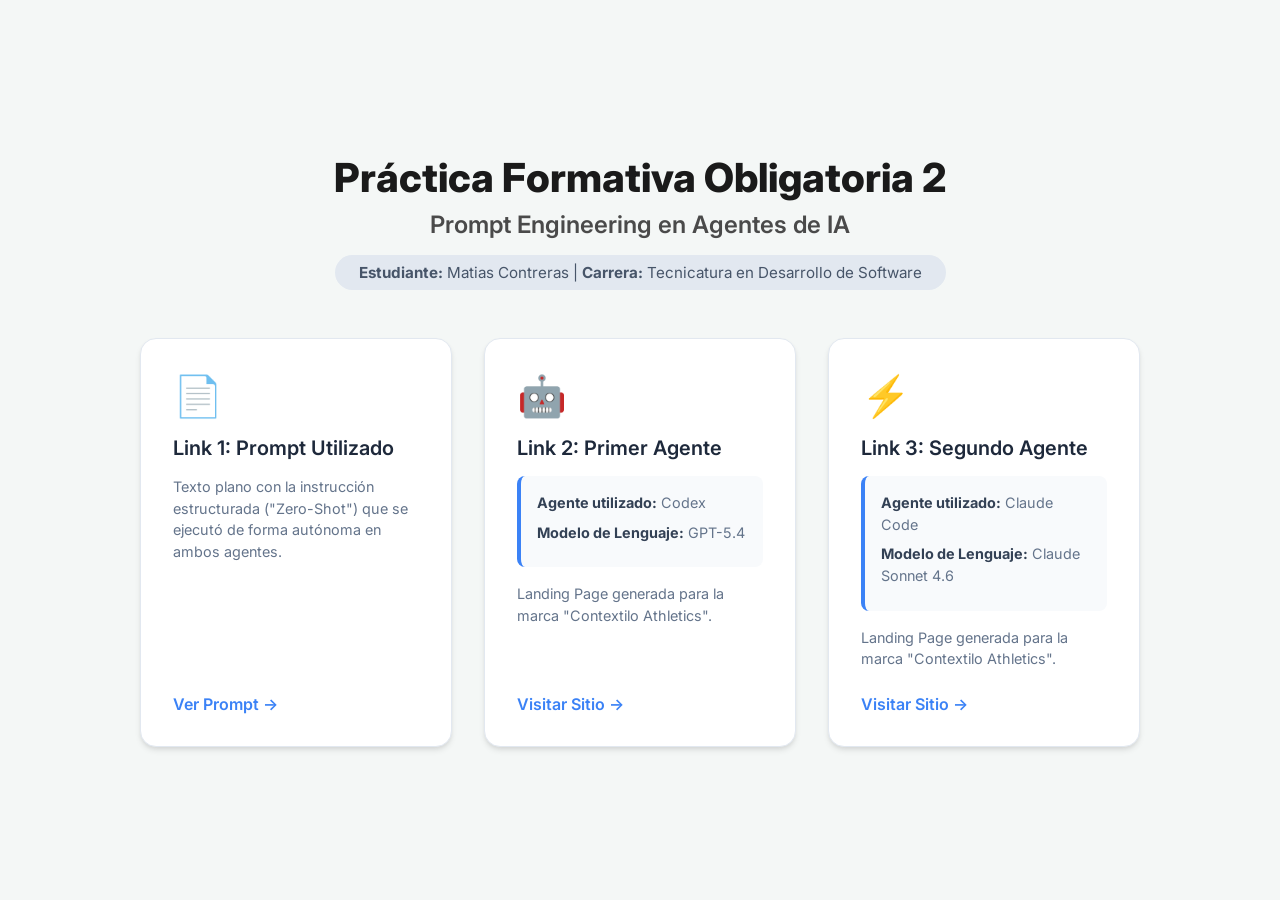
<file: index.html>
<!DOCTYPE html>
<html lang="es">

<head>
    <meta charset="UTF-8">
    <meta name="viewport" content="width=device-width, initial-scale=1.0">
    <title>PFO 2 - Prompt Engineering en Agentes de IA</title>
    <link rel="stylesheet" href="styles.css">
    <link href="https://fonts.googleapis.com/css2?family=Inter:wght@400;600;800&display=swap" rel="stylesheet">
</head>

<body>
    <main class="container">
        <header class="header">
            <h1>Práctica Formativa Obligatoria 2</h1>
            <h2>Prompt Engineering en Agentes de IA</h2>
            <p class="student-info">
                <strong>Estudiante:</strong> Matias Contreras | <strong>Carrera:</strong> Tecnicatura en
                Desarrollo de Software
            </p>
        </header>

        <section class="links-grid">
            <a href="prompt.txt" target="_blank" class="card">
                <div class="card-icon">📄</div>
                <h3>Link 1: Prompt Utilizado</h3>
                <p>Texto plano con la instrucción estructurada ("Zero-Shot") que se ejecutó de forma autónoma en ambos
                    agentes.</p>
                <span class="btn-text">Ver Prompt &rarr;</span>
            </a>

            <a href="agente1/index.html" target="_blank" class="card">
                <div class="card-icon">🤖</div>
                <h3>Link 2: Primer Agente</h3>
                <div class="agent-details">
                    <p><strong>Agente utilizado:</strong> Codex</p>
                    <p><strong>Modelo de Lenguaje:</strong> GPT-5.4 </p>
                </div>
                <p class="desc">Landing Page generada para la marca "Contextilo Athletics".</p>
                <span class="btn-text">Visitar Sitio &rarr;</span>
            </a>

            <a href="agente2/index.html" target="_blank" class="card">
                <div class="card-icon">⚡</div>
                <h3>Link 3: Segundo Agente</h3>
                <div class="agent-details">
                    <p><strong>Agente utilizado:</strong> Claude Code</p>
                    <p><strong>Modelo de Lenguaje:</strong> Claude Sonnet 4.6 </p>
                </div>
                <p class="desc">Landing Page generada para la marca "Contextilo Athletics".</p>
                <span class="btn-text">Visitar Sitio &rarr;</span>
            </a>
        </section>
    </main>
</body>

</html>
</file>
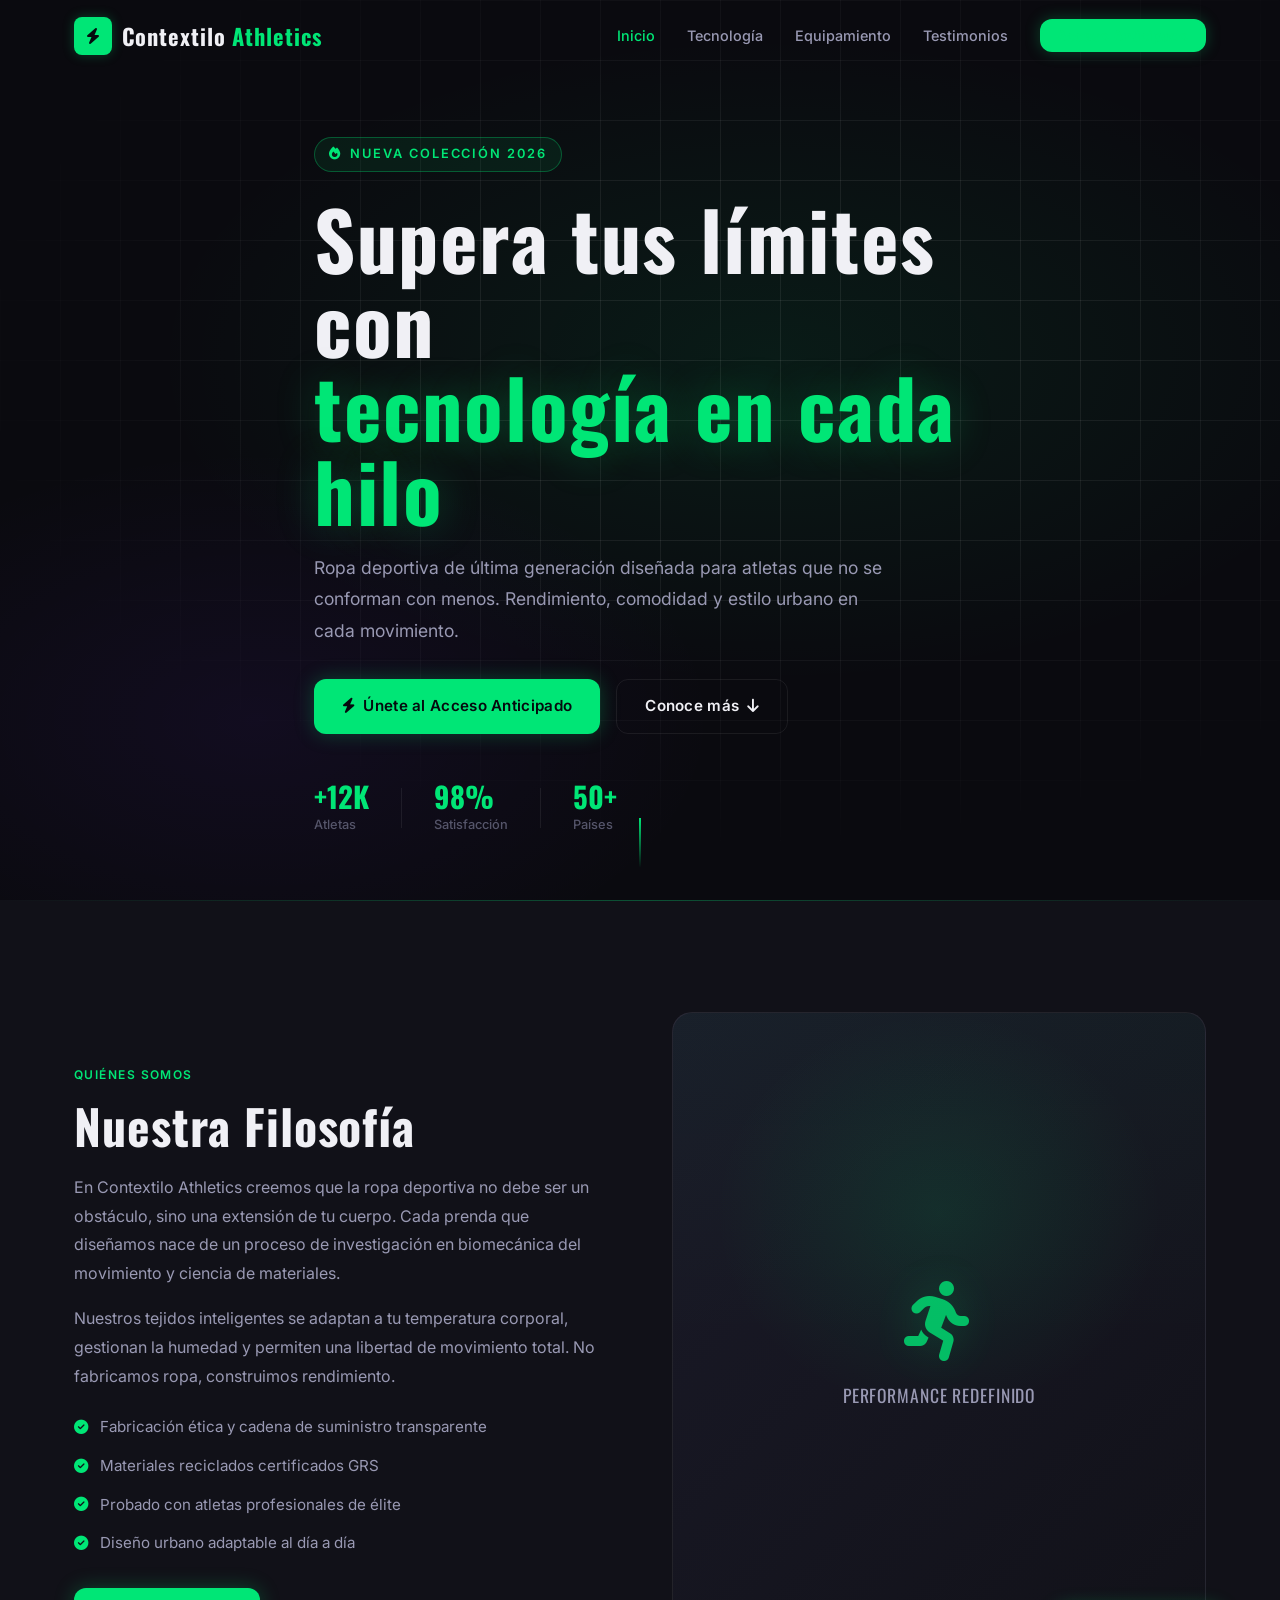
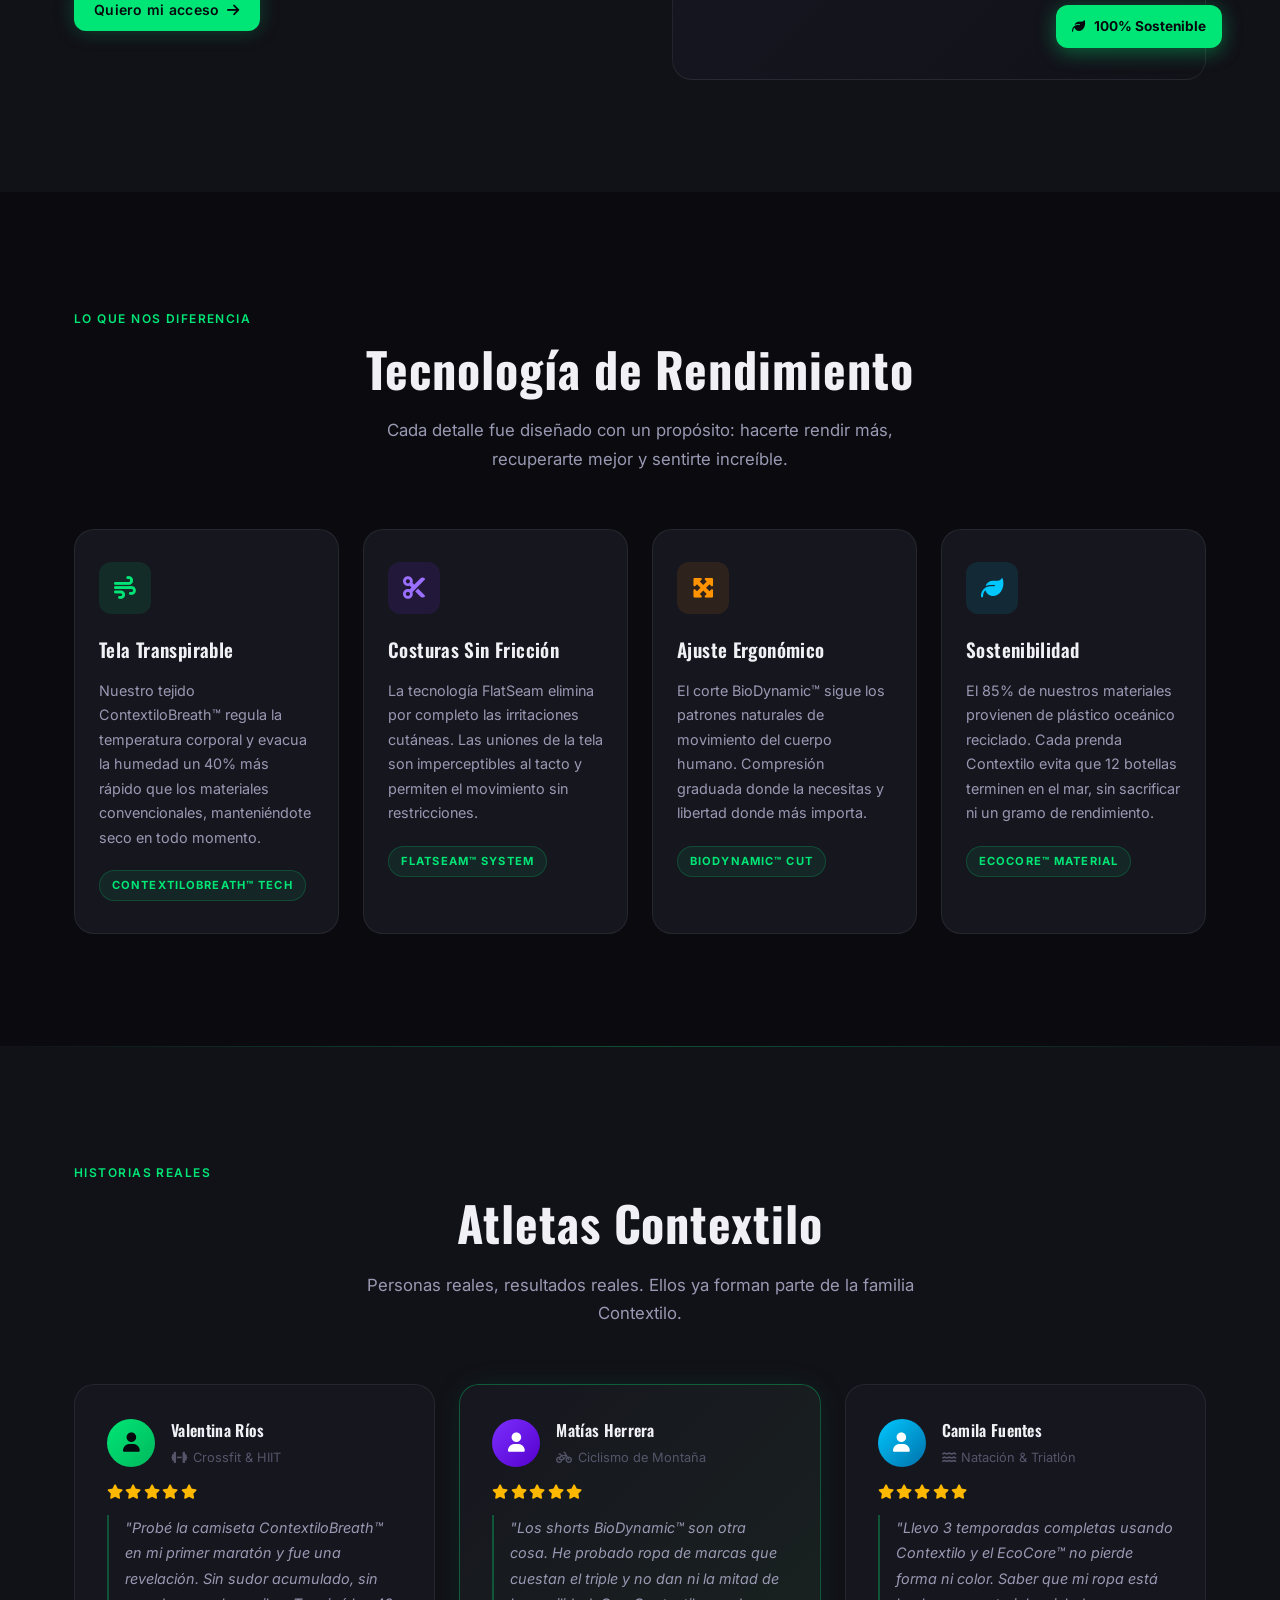
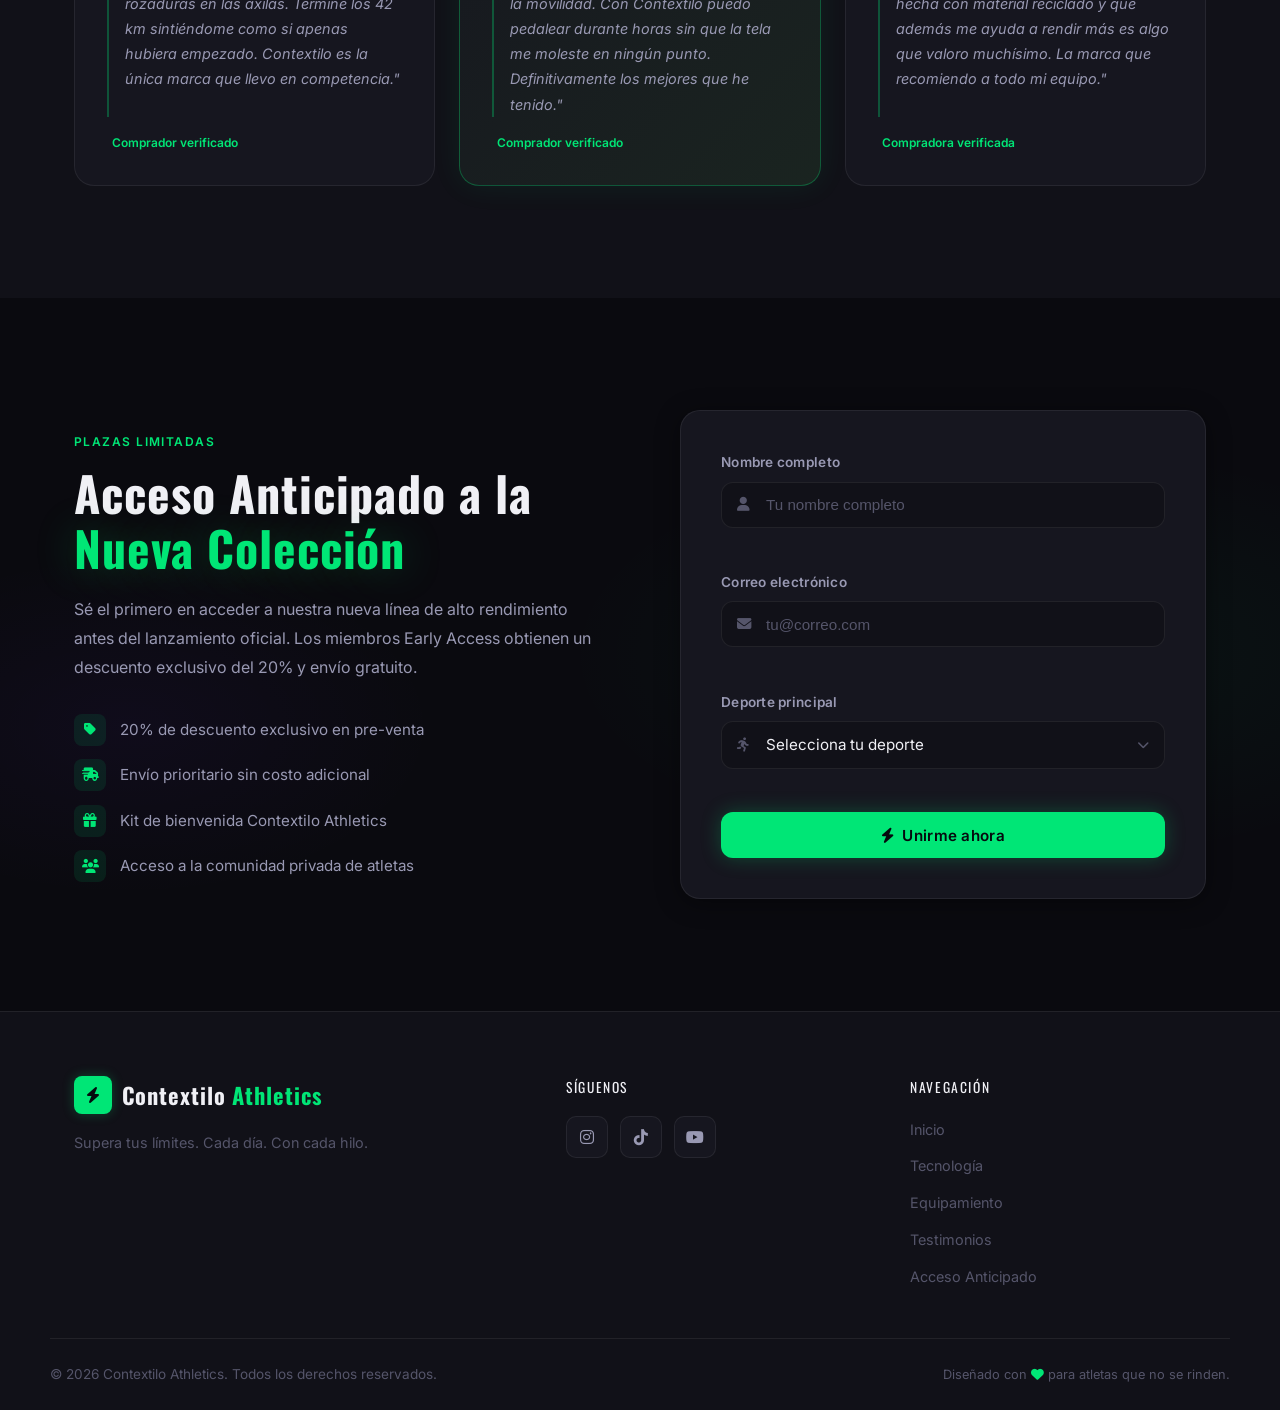
<file: agente1/index.html>
<!DOCTYPE html>
<html lang="es">
<head>
  <meta charset="UTF-8" />
  <meta name="viewport" content="width=device-width, initial-scale=1.0" />
  <meta name="description" content="Contextilo Athletics – Ropa deportiva de alto rendimiento con tecnología de punta. Únete al acceso anticipado de nuestra nueva colección." />
  <title>Contextilo Athletics | Tecnología en Cada Hilo</title>
  <link rel="preconnect" href="https://fonts.googleapis.com" />
  <link rel="preconnect" href="https://fonts.gstatic.com" crossorigin />
  <link href="https://fonts.googleapis.com/css2?family=Oswald:wght@400;600;700&family=Inter:wght@300;400;500;600&display=swap" rel="stylesheet" />
  <link rel="stylesheet" href="https://cdnjs.cloudflare.com/ajax/libs/font-awesome/6.5.0/css/all.min.css" />
  <link rel="stylesheet" href="styles.css" />
</head>
<body>

  <!-- ===== HEADER ===== -->
  <header id="header" class="header">
    <nav class="nav container">
      <a href="#inicio" class="nav__logo" id="logo-link">
        <span class="logo__icon"><i class="fas fa-bolt"></i></span>
        <span class="logo__text">Contextilo <strong>Athletics</strong></span>
      </a>

      <ul class="nav__menu" id="nav-menu">
        <li><a href="#inicio" class="nav__link" id="nav-inicio">Inicio</a></li>
        <li><a href="#tecnologia" class="nav__link" id="nav-tecnologia">Tecnología</a></li>
        <li><a href="#equipamiento" class="nav__link" id="nav-equipamiento">Equipamiento</a></li>
        <li><a href="#testimonios" class="nav__link" id="nav-testimonios">Testimonios</a></li>
        <li><a href="#contacto" class="nav__link nav__link--cta" id="nav-contacto">Acceso Anticipado</a></li>
      </ul>

      <button class="nav__hamburger" id="hamburger-btn" aria-label="Abrir menú" aria-expanded="false" aria-controls="nav-menu">
        <span class="hamburger__bar"></span>
        <span class="hamburger__bar"></span>
        <span class="hamburger__bar"></span>
      </button>
    </nav>
  </header>

  <!-- ===== HERO ===== -->
  <section class="hero" id="inicio">
    <div class="hero__bg">
      <div class="hero__geo"></div>
    </div>
    <div class="hero__content container">
      <p class="hero__eyebrow"><i class="fas fa-fire"></i> Nueva Colección 2026</p>
      <h1 class="hero__title">Supera tus límites con<br /><span class="hero__title--accent">tecnología en cada hilo</span></h1>
      <p class="hero__subtitle">Ropa deportiva de última generación diseñada para atletas que no se conforman con menos. Rendimiento, comodidad y estilo urbano en cada movimiento.</p>
      <div class="hero__actions">
        <a href="#contacto" class="btn btn--primary" id="hero-cta-btn">
          <i class="fas fa-bolt"></i> Únete al Acceso Anticipado
        </a>
        <a href="#tecnologia" class="btn btn--ghost" id="hero-learn-btn">
          Conoce más <i class="fas fa-arrow-down"></i>
        </a>
      </div>
      <div class="hero__stats">
        <div class="stat">
          <span class="stat__number">+12K</span>
          <span class="stat__label">Atletas</span>
        </div>
        <div class="stat__divider"></div>
        <div class="stat">
          <span class="stat__number">98%</span>
          <span class="stat__label">Satisfacción</span>
        </div>
        <div class="stat__divider"></div>
        <div class="stat">
          <span class="stat__number">50+</span>
          <span class="stat__label">Países</span>
        </div>
      </div>
    </div>
    <div class="hero__scroll-indicator">
      <span></span>
    </div>
  </section>

  <!-- ===== SOBRE NOSOTROS ===== -->
  <section class="about" id="equipamiento">
    <div class="container about__grid">
      <div class="about__text" data-animate="fade-left">
        <p class="section__eyebrow">Quiénes somos</p>
        <h2 class="section__title">Nuestra Filosofía</h2>
        <p class="about__desc">En Contextilo Athletics creemos que la ropa deportiva no debe ser un obstáculo, sino una extensión de tu cuerpo. Cada prenda que diseñamos nace de un proceso de investigación en biomecánica del movimiento y ciencia de materiales.</p>
        <p class="about__desc">Nuestros tejidos inteligentes se adaptan a tu temperatura corporal, gestionan la humedad y permiten una libertad de movimiento total. No fabricamos ropa, construimos rendimiento.</p>
        <ul class="about__list">
          <li><i class="fas fa-check-circle"></i> Fabricación ética y cadena de suministro transparente</li>
          <li><i class="fas fa-check-circle"></i> Materiales reciclados certificados GRS</li>
          <li><i class="fas fa-check-circle"></i> Probado con atletas profesionales de élite</li>
          <li><i class="fas fa-check-circle"></i> Diseño urbano adaptable al día a día</li>
        </ul>
        <a href="#contacto" class="btn btn--primary btn--sm" id="about-cta-btn">Quiero mi acceso <i class="fas fa-arrow-right"></i></a>
      </div>
      <div class="about__visual" data-animate="fade-right">
        <div class="about__image-wrapper">
          <div class="about__badge">
            <i class="fas fa-leaf"></i>
            <span>100% Sostenible</span>
          </div>
          <div class="about__img-placeholder">
            <div class="about__img-inner">
              <i class="fas fa-person-running"></i>
              <p>Performance Redefinido</p>
            </div>
          </div>
        </div>
      </div>
    </div>
  </section>

  <!-- ===== CARACTERÍSTICAS / TECNOLOGÍA ===== -->
  <section class="features" id="tecnologia">
    <div class="container">
      <p class="section__eyebrow text-center">Lo que nos diferencia</p>
      <h2 class="section__title text-center">Tecnología de Rendimiento</h2>
      <p class="features__subtitle text-center">Cada detalle fue diseñado con un propósito: hacerte rendir más, recuperarte mejor y sentirte increíble.</p>

      <div class="features__grid">
        <article class="feature-card" id="feature-transpirable" data-animate="fade-up">
          <div class="feature-card__icon feature-card__icon--1">
            <i class="fas fa-wind"></i>
          </div>
          <h3 class="feature-card__title">Tela Transpirable</h3>
          <p class="feature-card__desc">Nuestro tejido ContextiloBreath™ regula la temperatura corporal y evacua la humedad un 40% más rápido que los materiales convencionales, manteniéndote seco en todo momento.</p>
          <span class="feature-card__tag">ContextiloBreath™ Tech</span>
        </article>

        <article class="feature-card" id="feature-costuras" data-animate="fade-up" style="--delay: 0.1s">
          <div class="feature-card__icon feature-card__icon--2">
            <i class="fas fa-scissors"></i>
          </div>
          <h3 class="feature-card__title">Costuras Sin Fricción</h3>
          <p class="feature-card__desc">La tecnología FlatSeam elimina por completo las irritaciones cutáneas. Las uniones de la tela son imperceptibles al tacto y permiten el movimiento sin restricciones.</p>
          <span class="feature-card__tag">FlatSeam™ System</span>
        </article>

        <article class="feature-card" id="feature-ajuste" data-animate="fade-up" style="--delay: 0.2s">
          <div class="feature-card__icon feature-card__icon--3">
            <i class="fas fa-expand-arrows-alt"></i>
          </div>
          <h3 class="feature-card__title">Ajuste Ergonómico</h3>
          <p class="feature-card__desc">El corte BioDynamic™ sigue los patrones naturales de movimiento del cuerpo humano. Compresión graduada donde la necesitas y libertad donde más importa.</p>
          <span class="feature-card__tag">BioDynamic™ Cut</span>
        </article>

        <article class="feature-card" id="feature-sostenibilidad" data-animate="fade-up" style="--delay: 0.3s">
          <div class="feature-card__icon feature-card__icon--4">
            <i class="fas fa-leaf"></i>
          </div>
          <h3 class="feature-card__title">Sostenibilidad</h3>
          <p class="feature-card__desc">El 85% de nuestros materiales provienen de plástico oceánico reciclado. Cada prenda Contextilo evita que 12 botellas terminen en el mar, sin sacrificar ni un gramo de rendimiento.</p>
          <span class="feature-card__tag">EcoCore™ Material</span>
        </article>
      </div>
    </div>
  </section>

  <!-- ===== TESTIMONIOS ===== -->
  <section class="testimonials" id="testimonios">
    <div class="container">
      <p class="section__eyebrow text-center">Historias reales</p>
      <h2 class="section__title text-center">Atletas Contextilo</h2>
      <p class="features__subtitle text-center">Personas reales, resultados reales. Ellos ya forman parte de la familia Contextilo.</p>

      <div class="testimonials__grid">
        <article class="testimonial-card" id="testimonial-1" data-animate="fade-up">
          <div class="testimonial-card__header">
            <div class="testimonial-card__avatar avatar--1">
              <i class="fas fa-user"></i>
            </div>
            <div class="testimonial-card__info">
              <h4>Valentina Ríos</h4>
              <span class="testimonial-card__sport"><i class="fas fa-dumbbell"></i> Crossfit & HIIT</span>
            </div>
          </div>
          <div class="testimonial-card__stars" aria-label="5 estrellas">
            <i class="fas fa-star"></i><i class="fas fa-star"></i><i class="fas fa-star"></i><i class="fas fa-star"></i><i class="fas fa-star"></i>
          </div>
          <blockquote class="testimonial-card__text">
            "Probé la camiseta ContextiloBreath™ en mi primer maratón y fue una revelación. Sin sudor acumulado, sin rozaduras en las axilas. Terminé los 42 km sintiéndome como si apenas hubiera empezado. Contextilo es la única marca que llevo en competencia."
          </blockquote>
          <span class="testimonial-card__verified"><i class="fas fa-badge-check"></i> Comprador verificado</span>
        </article>

        <article class="testimonial-card testimonial-card--featured" id="testimonial-2" data-animate="fade-up" style="--delay: 0.15s">
          <div class="testimonial-card__header">
            <div class="testimonial-card__avatar avatar--2">
              <i class="fas fa-user"></i>
            </div>
            <div class="testimonial-card__info">
              <h4>Matías Herrera</h4>
              <span class="testimonial-card__sport"><i class="fas fa-bicycle"></i> Ciclismo de Montaña</span>
            </div>
          </div>
          <div class="testimonial-card__stars" aria-label="5 estrellas">
            <i class="fas fa-star"></i><i class="fas fa-star"></i><i class="fas fa-star"></i><i class="fas fa-star"></i><i class="fas fa-star"></i>
          </div>
          <blockquote class="testimonial-card__text">
            "Los shorts BioDynamic™ son otra cosa. He probado ropa de marcas que cuestan el triple y no dan ni la mitad de la movilidad. Con Contextilo puedo pedalear durante horas sin que la tela me moleste en ningún punto. Definitivamente los mejores que he tenido."
          </blockquote>
          <span class="testimonial-card__verified"><i class="fas fa-badge-check"></i> Comprador verificado</span>
        </article>

        <article class="testimonial-card" id="testimonial-3" data-animate="fade-up" style="--delay: 0.3s">
          <div class="testimonial-card__header">
            <div class="testimonial-card__avatar avatar--3">
              <i class="fas fa-user"></i>
            </div>
            <div class="testimonial-card__info">
              <h4>Camila Fuentes</h4>
              <span class="testimonial-card__sport"><i class="fas fa-water"></i> Natación & Triatlón</span>
            </div>
          </div>
          <div class="testimonial-card__stars" aria-label="5 estrellas">
            <i class="fas fa-star"></i><i class="fas fa-star"></i><i class="fas fa-star"></i><i class="fas fa-star"></i><i class="fas fa-star"></i>
          </div>
          <blockquote class="testimonial-card__text">
            "Llevo 3 temporadas completas usando Contextilo y el EcoCore™ no pierde forma ni color. Saber que mi ropa está hecha con material reciclado y que además me ayuda a rendir más es algo que valoro muchísimo. La marca que recomiendo a todo mi equipo."
          </blockquote>
          <span class="testimonial-card__verified"><i class="fas fa-badge-check"></i> Compradora verificada</span>
        </article>
      </div>
    </div>
  </section>

  <!-- ===== FORMULARIO ===== -->
  <section class="contact" id="contacto">
    <div class="container contact__inner">
      <div class="contact__copy" data-animate="fade-left">
        <p class="section__eyebrow">Plazas limitadas</p>
        <h2 class="section__title">Acceso Anticipado a la<br /><span class="hero__title--accent">Nueva Colección</span></h2>
        <p class="contact__desc">Sé el primero en acceder a nuestra nueva línea de alto rendimiento antes del lanzamiento oficial. Los miembros Early Access obtienen un descuento exclusivo del 20% y envío gratuito.</p>
        <ul class="contact__perks">
          <li><i class="fas fa-tag"></i> 20% de descuento exclusivo en pre-venta</li>
          <li><i class="fas fa-truck-fast"></i> Envío prioritario sin costo adicional</li>
          <li><i class="fas fa-gift"></i> Kit de bienvenida Contextilo Athletics</li>
          <li><i class="fas fa-users"></i> Acceso a la comunidad privada de atletas</li>
        </ul>
      </div>

      <div class="contact__form-wrapper" data-animate="fade-right">
        <form class="contact__form" id="early-access-form" novalidate>
          <div class="form-group">
            <label for="name">Nombre completo</label>
            <div class="input-wrapper">
              <i class="fas fa-user input-icon"></i>
              <input type="text" id="name" name="name" required aria-describedby="name-error" placeholder="Tu nombre completo" autocomplete="name" />
            </div>
            <span class="form-error" id="name-error" role="alert"></span>
          </div>

          <div class="form-group">
            <label for="email">Correo electrónico</label>
            <div class="input-wrapper">
              <i class="fas fa-envelope input-icon"></i>
              <input type="email" id="email" name="email" required aria-describedby="email-error" placeholder="tu@correo.com" autocomplete="email" />
            </div>
            <span class="form-error" id="email-error" role="alert"></span>
          </div>

          <div class="form-group">
            <label for="sport">Deporte principal</label>
            <div class="input-wrapper select-wrapper">
              <i class="fas fa-running input-icon"></i>
              <select id="sport" name="sport" required aria-describedby="sport-error">
                <option value="">Selecciona tu deporte</option>
                <option value="running">Running / Maratón</option>
                <option value="crossfit">Crossfit / HIIT</option>
                <option value="ciclismo">Ciclismo</option>
                <option value="natacion">Natación / Triatlón</option>
                <option value="futbol">Fútbol / Deportes de equipo</option>
                <option value="yoga">Yoga / Pilates</option>
                <option value="gym">Gym / Musculación</option>
                <option value="otro">Otro deporte</option>
              </select>
              <i class="fas fa-chevron-down select-arrow"></i>
            </div>
            <span class="form-error" id="sport-error" role="alert"></span>
          </div>

          <button type="submit" class="btn btn--primary btn--full" id="form-submit-btn">
            <i class="fas fa-bolt"></i> Unirme ahora
          </button>
        </form>

        <div class="contact__success" id="success-message" tabindex="-1" role="alert" aria-live="polite">
          <div class="success__icon"><i class="fas fa-circle-check"></i></div>
          <h3>¡Bienvenido al equipo Contextilo!</h3>
          <p>Tu solicitud de acceso anticipado fue registrada. Te contactaremos pronto con todos los detalles exclusivos.</p>
          <a href="#tecnologia" class="btn btn--ghost btn--sm">Conoce más <i class="fas fa-arrow-right"></i></a>
        </div>
      </div>
    </div>
  </section>

  <!-- ===== FOOTER ===== -->
  <footer class="footer">
    <div class="container footer__inner">
      <div class="footer__brand">
        <a href="#inicio" class="nav__logo footer__logo">
          <span class="logo__icon"><i class="fas fa-bolt"></i></span>
          <span class="logo__text">Contextilo <strong>Athletics</strong></span>
        </a>
        <p class="footer__tagline">Supera tus límites. Cada día. Con cada hilo.</p>
      </div>

      <div class="footer__social">
        <p class="footer__social-title">Síguenos</p>
        <div class="social__links">
          <a href="#" class="social__link" id="social-instagram" aria-label="Instagram de Contextilo Athletics" target="_blank" rel="noopener">
            <i class="fab fa-instagram"></i>
          </a>
          <a href="#" class="social__link" id="social-tiktok" aria-label="TikTok de Contextilo Athletics" target="_blank" rel="noopener">
            <i class="fab fa-tiktok"></i>
          </a>
          <a href="#" class="social__link" id="social-youtube" aria-label="YouTube de Contextilo Athletics" target="_blank" rel="noopener">
            <i class="fab fa-youtube"></i>
          </a>
        </div>
      </div>

      <div class="footer__nav">
        <p class="footer__nav-title">Navegación</p>
        <ul>
          <li><a href="#inicio">Inicio</a></li>
          <li><a href="#tecnologia">Tecnología</a></li>
          <li><a href="#equipamiento">Equipamiento</a></li>
          <li><a href="#testimonios">Testimonios</a></li>
          <li><a href="#contacto">Acceso Anticipado</a></li>
        </ul>
      </div>
    </div>

    <div class="footer__bottom container">
      <p id="footer-copyright">
        &copy; <span id="current-year"></span> Contextilo Athletics. Todos los derechos reservados.
      </p>
      <p class="footer__legal">Diseñado con <i class="fas fa-heart" style="color:var(--accent)"></i> para atletas que no se rinden.</p>
    </div>
  </footer>

  <script src="script.js"></script>
</body>
</html>
</file>
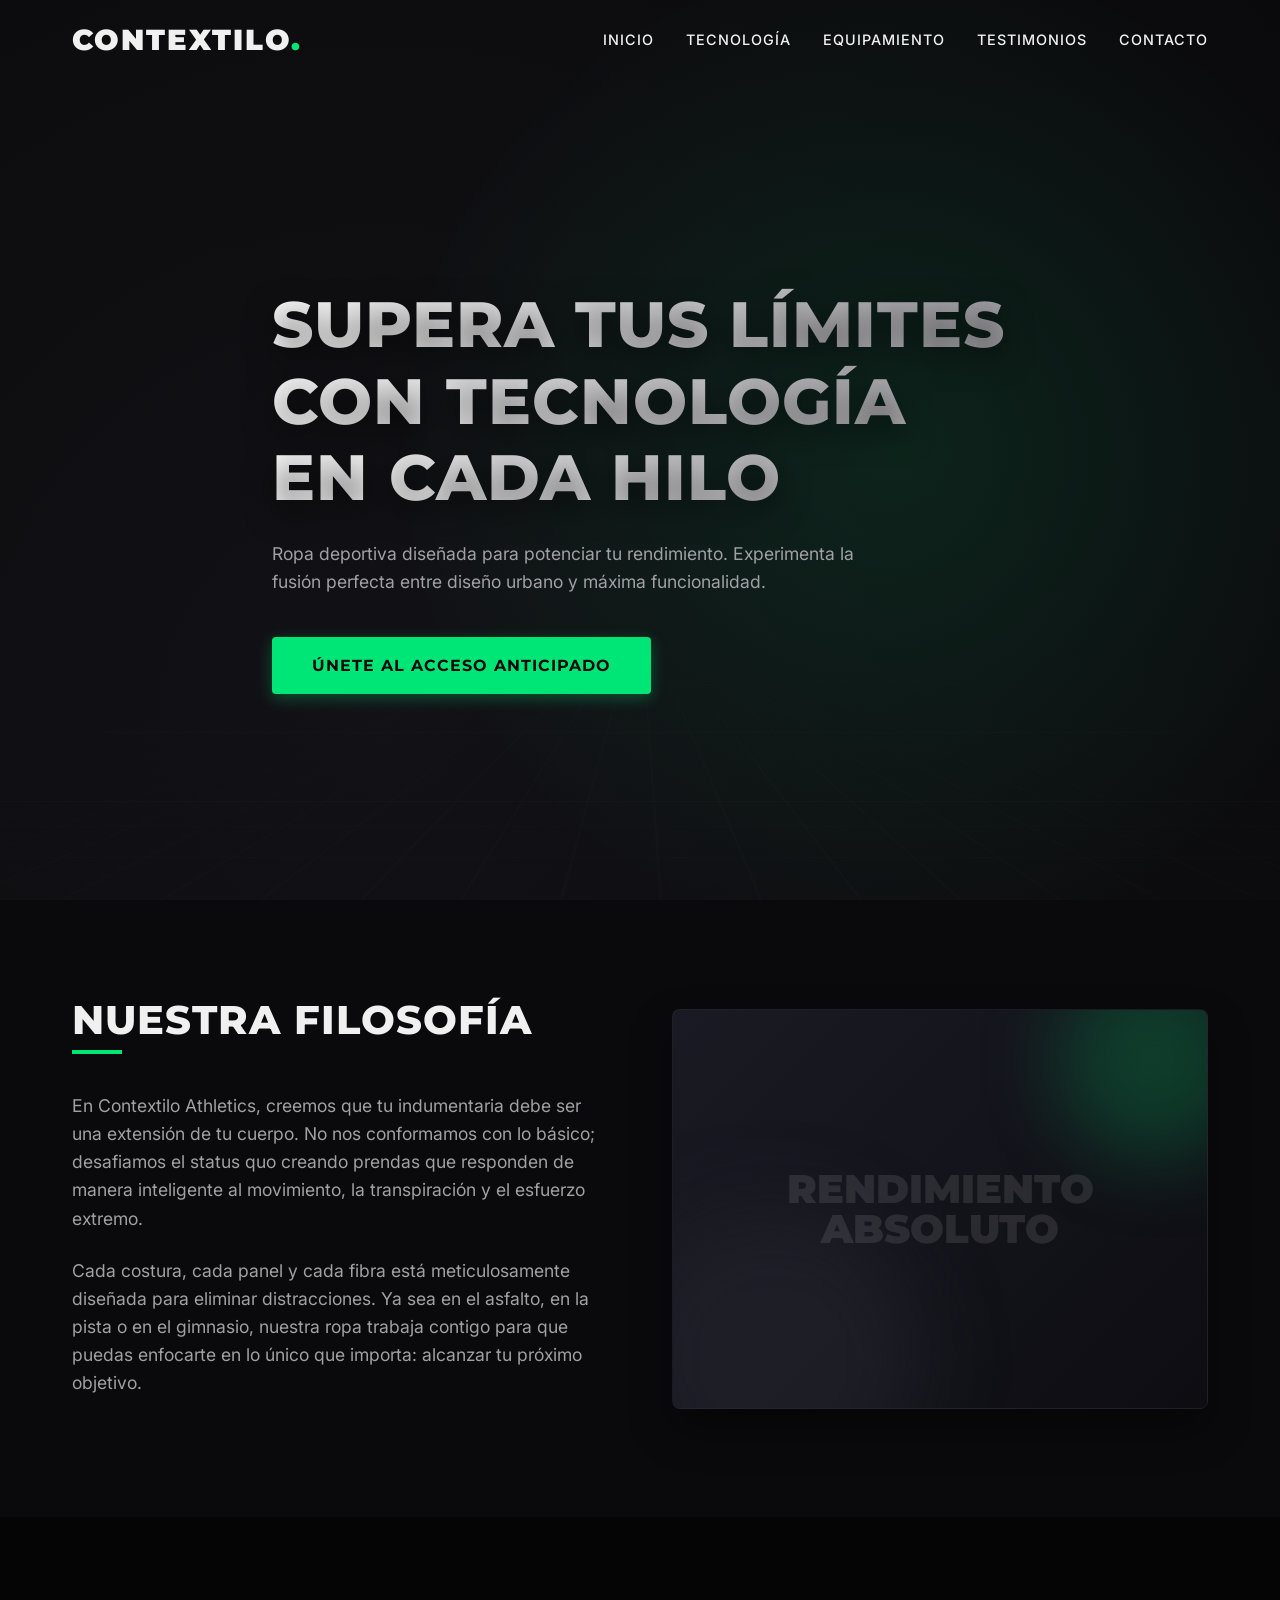
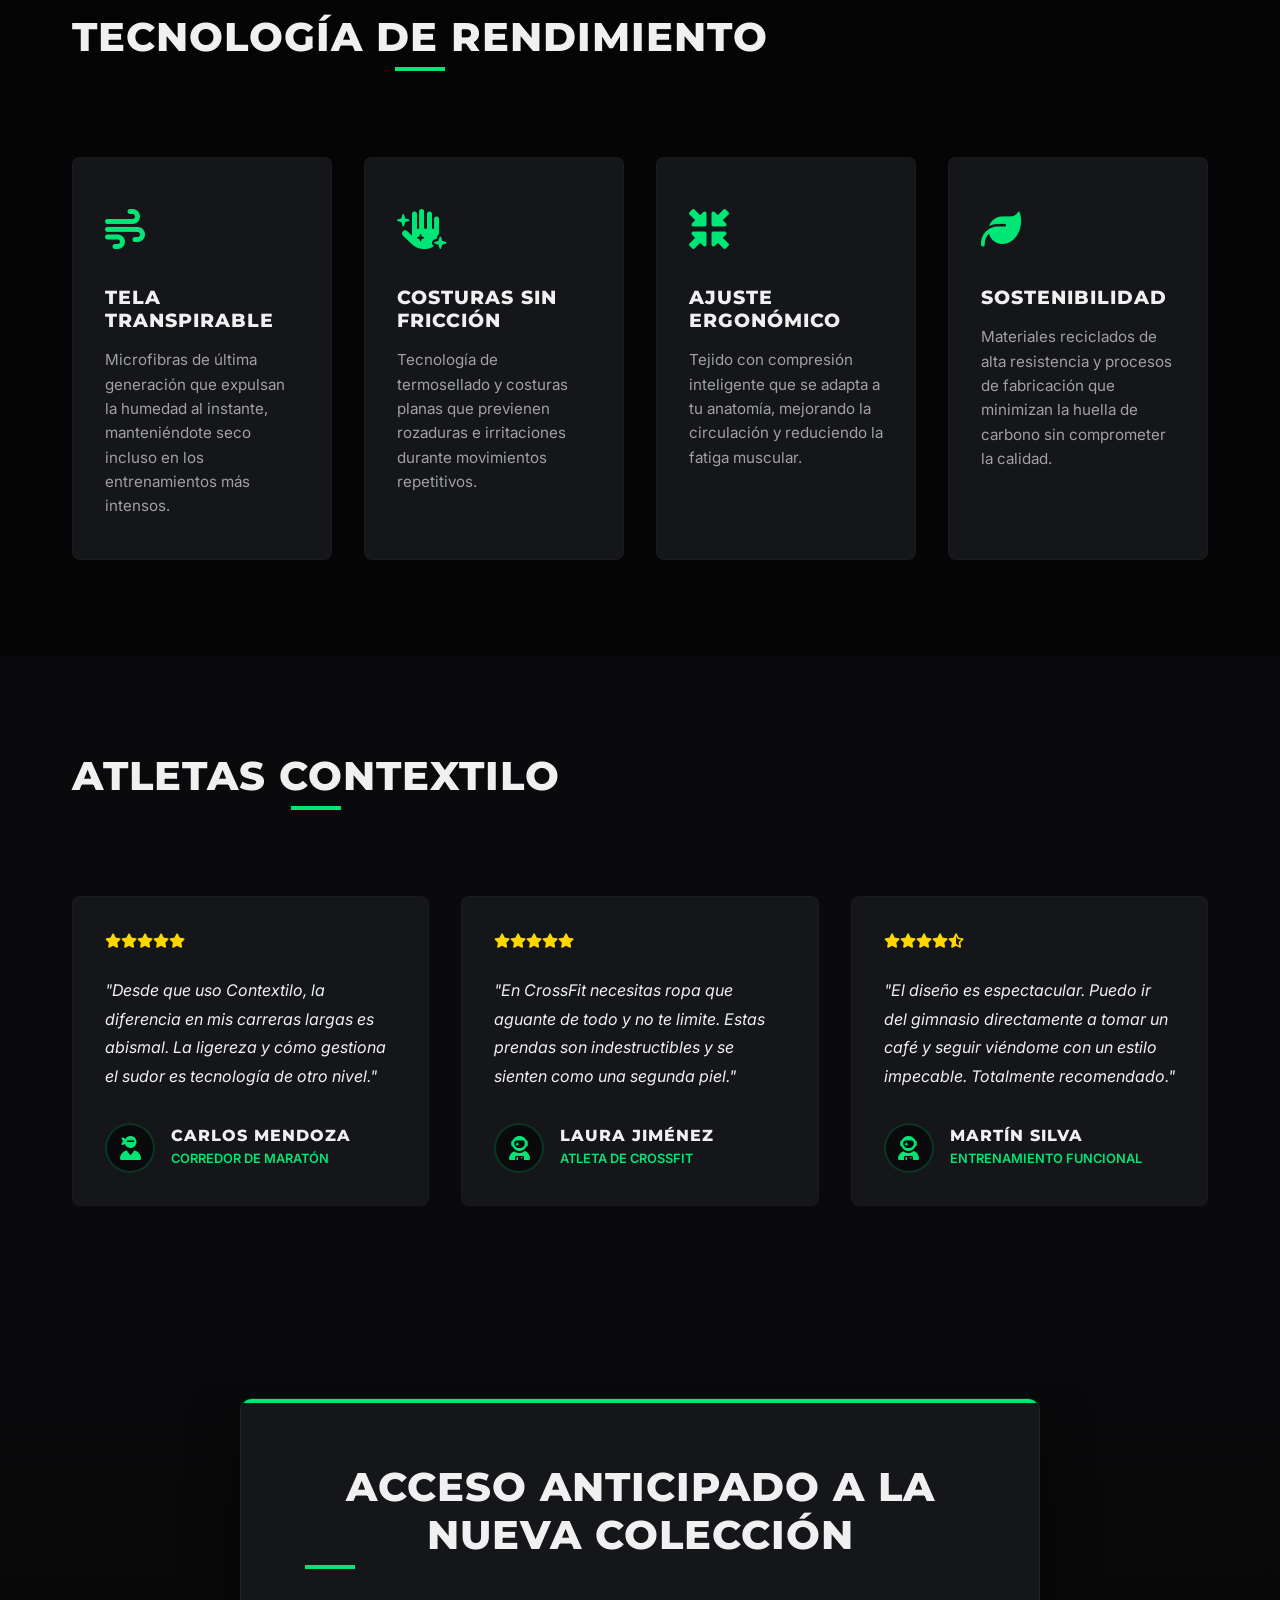
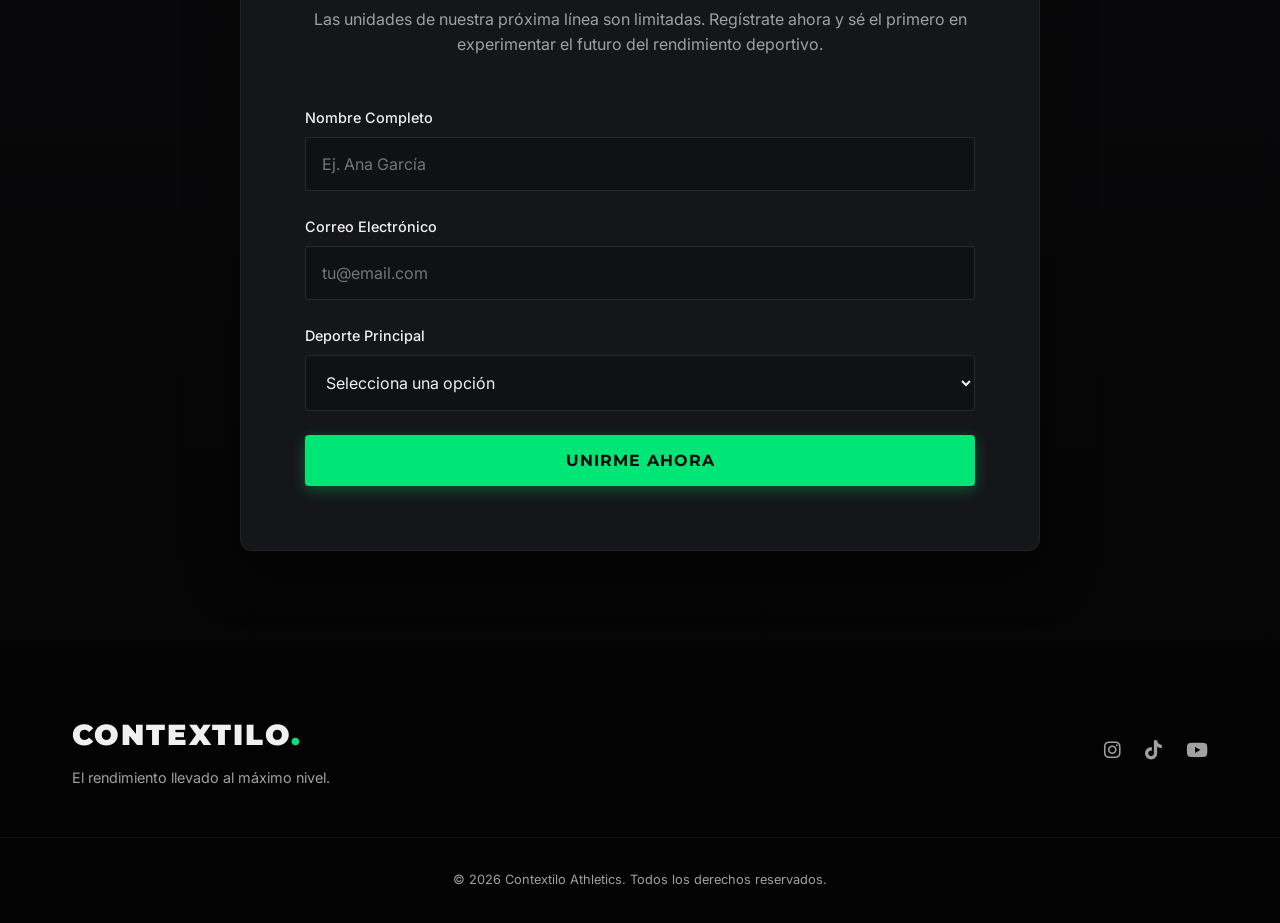
<file: agente2/index.html>
<!DOCTYPE html>
<html lang="es">
<head>
    <meta charset="UTF-8">
    <meta name="viewport" content="width=device-width, initial-scale=1.0">
    <title>Contextilo Athletics | Ropa Deportiva de Alto Rendimiento</title>
    <meta name="description" content="Supera tus límites con la tecnología en cada hilo. Únete al acceso anticipado de la nueva colección de Contextilo Athletics.">
    <!-- Google Fonts -->
    <link rel="preconnect" href="https://fonts.googleapis.com">
    <link rel="preconnect" href="https://fonts.gstatic.com" crossorigin>
    <link href="https://fonts.googleapis.com/css2?family=Inter:wght@300;400;500;600&family=Montserrat:wght@700;800;900&display=swap" rel="stylesheet">
    <!-- FontAwesome -->
    <link rel="stylesheet" href="https://cdnjs.cloudflare.com/ajax/libs/font-awesome/6.4.0/css/all.min.css">
    <!-- Custom CSS -->
    <link rel="stylesheet" href="styles.css">
</head>
<body>
    <!-- HEADER -->
    <header id="header" class="header">
        <div class="container header-container">
            <a href="#" class="logo">CONTEXTILO<span>.</span></a>
            <nav class="nav" id="nav">
                <ul class="nav-list">
                    <li class="nav-item"><a href="#hero" class="nav-link">Inicio</a></li>
                    <li class="nav-item"><a href="#tecnologia" class="nav-link">Tecnología</a></li>
                    <li class="nav-item"><a href="#filosofia" class="nav-link">Equipamiento</a></li>
                    <li class="nav-item"><a href="#testimonios" class="nav-link">Testimonios</a></li>
                    <li class="nav-item"><a href="#contacto" class="nav-link">Contacto</a></li>
                </ul>
            </nav>
            <button class="menu-toggle" id="menu-toggle" aria-label="Abrir menú" aria-expanded="false" aria-controls="nav">
                <i class="fas fa-bars"></i>
            </button>
        </div>
    </header>

    <!-- HERO SECTION -->
    <section id="hero" class="hero">
        <div class="hero-background"></div>
        <div class="container hero-content">
            <h1 class="hero-title">SUPERA TUS LÍMITES CON TECNOLOGÍA EN CADA HILO</h1>
            <p class="hero-subtitle">Ropa deportiva diseñada para potenciar tu rendimiento. Experimenta la fusión perfecta entre diseño urbano y máxima funcionalidad.</p>
            <a href="#contacto" class="btn btn-primary cta-button">Únete al Acceso Anticipado</a>
        </div>
    </section>

    <!-- SOBRE NOSOTROS / DESCRIPCIÓN -->
    <section id="filosofia" class="about section">
        <div class="container about-container">
            <div class="about-text">
                <h2 class="section-title">Nuestra Filosofía</h2>
                <p>En Contextilo Athletics, creemos que tu indumentaria debe ser una extensión de tu cuerpo. No nos conformamos con lo básico; desafiamos el status quo creando prendas que responden de manera inteligente al movimiento, la transpiración y el esfuerzo extremo.</p>
                <p>Cada costura, cada panel y cada fibra está meticulosamente diseñada para eliminar distracciones. Ya sea en el asfalto, en la pista o en el gimnasio, nuestra ropa trabaja contigo para que puedas enfocarte en lo único que importa: alcanzar tu próximo objetivo.</p>
            </div>
            <div class="about-image-simulated">
                <div class="abstract-shape shape-1"></div>
                <div class="abstract-shape shape-2"></div>
                <div class="image-text">RENDIMIENTO<br>ABSOLUTO</div>
            </div>
        </div>
    </section>

    <!-- CARACTERÍSTICAS PRINCIPALES -->
    <section id="tecnologia" class="features section bg-darker">
        <div class="container">
            <h2 class="section-title text-center">Tecnología de Rendimiento</h2>
            <div class="features-grid">
                <!-- Tarjeta 1 -->
                <div class="feature-card">
                    <div class="feature-icon"><i class="fas fa-wind"></i></div>
                    <h3 class="feature-title">Tela Transpirable</h3>
                    <p class="feature-desc">Microfibras de última generación que expulsan la humedad al instante, manteniéndote seco incluso en los entrenamientos más intensos.</p>
                </div>
                <!-- Tarjeta 2 -->
                <div class="feature-card">
                    <div class="feature-icon"><i class="fas fa-hand-sparkles"></i></div>
                    <h3 class="feature-title">Costuras sin Fricción</h3>
                    <p class="feature-desc">Tecnología de termosellado y costuras planas que previenen rozaduras e irritaciones durante movimientos repetitivos.</p>
                </div>
                <!-- Tarjeta 3 -->
                <div class="feature-card">
                    <div class="feature-icon"><i class="fas fa-compress-arrows-alt"></i></div>
                    <h3 class="feature-title">Ajuste Ergonómico</h3>
                    <p class="feature-desc">Tejido con compresión inteligente que se adapta a tu anatomía, mejorando la circulación y reduciendo la fatiga muscular.</p>
                </div>
                <!-- Tarjeta 4 -->
                <div class="feature-card">
                    <div class="feature-icon"><i class="fas fa-leaf"></i></div>
                    <h3 class="feature-title">Sostenibilidad</h3>
                    <p class="feature-desc">Materiales reciclados de alta resistencia y procesos de fabricación que minimizan la huella de carbono sin comprometer la calidad.</p>
                </div>
            </div>
        </div>
    </section>

    <!-- TESTIMONIOS -->
    <section id="testimonios" class="testimonials section">
        <div class="container">
            <h2 class="section-title text-center">Atletas Contextilo</h2>
            <div class="testimonials-grid">
                <div class="testimonial-card">
                    <div class="stars">
                        <i class="fas fa-star"></i><i class="fas fa-star"></i><i class="fas fa-star"></i><i class="fas fa-star"></i><i class="fas fa-star"></i>
                    </div>
                    <p class="testimonial-text">"Desde que uso Contextilo, la diferencia en mis carreras largas es abismal. La ligereza y cómo gestiona el sudor es tecnología de otro nivel."</p>
                    <div class="testimonial-author">
                        <div class="author-avatar"><i class="fas fa-user-ninja"></i></div>
                        <div>
                            <h4 class="author-name">Carlos Mendoza</h4>
                            <p class="author-sport">Corredor de Maratón</p>
                        </div>
                    </div>
                </div>
                <div class="testimonial-card">
                    <div class="stars">
                        <i class="fas fa-star"></i><i class="fas fa-star"></i><i class="fas fa-star"></i><i class="fas fa-star"></i><i class="fas fa-star"></i>
                    </div>
                    <p class="testimonial-text">"En CrossFit necesitas ropa que aguante de todo y no te limite. Estas prendas son indestructibles y se sienten como una segunda piel."</p>
                    <div class="testimonial-author">
                        <div class="author-avatar"><i class="fas fa-user-astronaut"></i></div>
                        <div>
                            <h4 class="author-name">Laura Jiménez</h4>
                            <p class="author-sport">Atleta de CrossFit</p>
                        </div>
                    </div>
                </div>
                <div class="testimonial-card">
                    <div class="stars">
                        <i class="fas fa-star"></i><i class="fas fa-star"></i><i class="fas fa-star"></i><i class="fas fa-star"></i><i class="fas fa-star-half-alt"></i>
                    </div>
                    <p class="testimonial-text">"El diseño es espectacular. Puedo ir del gimnasio directamente a tomar un café y seguir viéndome con un estilo impecable. Totalmente recomendado."</p>
                    <div class="testimonial-author">
                        <div class="author-avatar"><i class="fas fa-user-astronaut"></i></div>
                        <div>
                            <h4 class="author-name">Martín Silva</h4>
                            <p class="author-sport">Entrenamiento Funcional</p>
                        </div>
                    </div>
                </div>
            </div>
        </div>
    </section>

    <!-- FORMULARIO DE CONTACTO -->
    <section id="contacto" class="contact section bg-gradient">
        <div class="container contact-container">
            <div class="contact-header">
                <h2 class="section-title">Acceso Anticipado a la Nueva Colección</h2>
                <p>Las unidades de nuestra próxima línea son limitadas. Regístrate ahora y sé el primero en experimentar el futuro del rendimiento deportivo.</p>
            </div>
            
            <div class="form-wrapper">
                <form id="early-access-form" class="form" novalidate>
                    <div class="form-group">
                        <label for="name">Nombre Completo</label>
                        <input type="text" id="name" name="name" autocomplete="name" aria-describedby="name-error" placeholder="Ej. Ana García" required>
                        <span class="error-message" id="name-error">El nombre es obligatorio.</span>
                    </div>
                    <div class="form-group">
                        <label for="email">Correo Electrónico</label>
                        <input type="email" id="email" name="email" autocomplete="email" aria-describedby="email-error" placeholder="tu@email.com" required>
                        <span class="error-message" id="email-error">Ingresa un correo electrónico válido.</span>
                    </div>
                    <div class="form-group">
                        <label for="sport">Deporte Principal</label>
                        <select id="sport" name="sport" aria-describedby="sport-error" required>
                            <option value="" disabled selected>Selecciona una opción</option>
                            <option value="running">Running / Atletismo</option>
                            <option value="crossfit">CrossFit / Funcional</option>
                            <option value="gym">Levantamiento de Pesas</option>
                            <option value="yoga">Yoga / Pilates</option>
                            <option value="ciclismo">Ciclismo</option>
                            <option value="otro">Otro</option>
                        </select>
                        <span class="error-message" id="sport-error">Por favor selecciona un deporte.</span>
                    </div>
                    <button type="submit" class="btn btn-primary btn-block">Unirme Ahora</button>
                </form>
                <div id="success-message" tabindex="-1" role="status" class="success-message hidden">
                    <i class="fas fa-check-circle success-icon"></i>
                    <h3>¡Registro Exitoso!</h3>
                    <p>Te has unido a la lista VIP. Mantente atento a tu bandeja de entrada, pronto recibirás novedades exclusivas.</p>
                </div>
            </div>
        </div>
    </section>

    <!-- FOOTER -->
    <footer class="footer">
        <div class="container footer-container">
            <div class="footer-brand">
                <a href="#" class="logo">CONTEXTILO<span>.</span></a>
                <p class="slogan">El rendimiento llevado al máximo nivel.</p>
            </div>
            <div class="footer-social">
                <a href="#" aria-label="Instagram"><i class="fab fa-instagram"></i></a>
                <a href="#" aria-label="TikTok"><i class="fab fa-tiktok"></i></a>
                <a href="#" aria-label="YouTube"><i class="fab fa-youtube"></i></a>
            </div>
        </div>
        <div class="footer-bottom">
            <p>&copy; <span id="current-year"></span> Contextilo Athletics. Todos los derechos reservados.</p>
        </div>
    </footer>

    <!-- Custom JS -->
    <script src="script.js"></script>
</body>
</html>
</file>
<file: styles.css>
/* Reseteo básico */
* {
    margin: 0;
    padding: 0;
    box-sizing: border-box;
}

body {
    font-family: 'Inter', sans-serif;
    background-color: #f4f7f6;
    color: #333;
    display: flex;
    justify-content: center;
    align-items: center;
    min-height: 100vh;
    padding: 2rem;
}

.container {
    max-width: 1000px;
    width: 100%;
}

/* Cabecera */
.header {
    text-align: center;
    margin-bottom: 3rem;
}

.header h1 {
    font-size: 2.5rem;
    font-weight: 800;
    color: #1a1a1a;
    margin-bottom: 0.5rem;
}

.header h2 {
    font-size: 1.5rem;
    font-weight: 600;
    color: #4a4a4a;
    margin-bottom: 1rem;
}

.student-info {
    display: inline-block;
    background-color: #e2e8f0;
    padding: 0.5rem 1.5rem;
    border-radius: 50px;
    font-size: 0.95rem;
    color: #475569;
}

/* Grilla de enlaces */
.links-grid {
    display: grid;
    grid-template-columns: repeat(auto-fit, minmax(300px, 1fr));
    gap: 2rem;
}

/* Tarjetas de acceso (Accesos directos) */
.card {
    background-color: #ffffff;
    padding: 2rem;
    border-radius: 16px;
    text-decoration: none;
    color: inherit;
    box-shadow: 0 4px 6px -1px rgba(0, 0, 0, 0.1), 0 2px 4px -1px rgba(0, 0, 0, 0.06);
    transition: transform 0.3s ease, box-shadow 0.3s ease;
    display: flex;
    flex-direction: column;
    border: 1px solid #e2e8f0;
}

.card:hover {
    transform: translateY(-8px);
    box-shadow: 0 20px 25px -5px rgba(0, 0, 0, 0.1), 0 10px 10px -5px rgba(0, 0, 0, 0.04);
    border-color: #3b82f6;
}

.card-icon {
    font-size: 2.5rem;
    margin-bottom: 1rem;
}

.card h3 {
    font-size: 1.25rem;
    font-weight: 600;
    margin-bottom: 1rem;
    color: #1e293b;
}

.agent-details {
    background-color: #f8fafc;
    padding: 1rem;
    border-radius: 8px;
    margin-bottom: 1rem;
    border-left: 4px solid #3b82f6;
}

.agent-details p,
.desc,
.card>p {
    font-size: 0.9rem;
    color: #64748b;
    line-height: 1.5;
    margin-bottom: 0.5rem;
}

.agent-details p strong {
    color: #334155;
}

.btn-text {
    margin-top: auto;
    display: inline-block;
    font-weight: 600;
    color: #3b82f6;
    padding-top: 1rem;
    transition: color 0.2s ease;
}

.card:hover .btn-text {
    color: #2563eb;
}

/* Responsividad */
@media (max-width: 768px) {
    .header h1 {
        font-size: 2rem;
    }

    .links-grid {
        grid-template-columns: 1fr;
    }
}
</file>
<file: agente1/styles.css>
/* =============================================
   CONTEXTILO ATHLETICS — styles.css
   Design System: Dark Mode + Neon Accent
   ============================================= */

/* --- Variables & Reset --- */
:root {
  --bg-primary:    #0a0a0f;
  --bg-secondary:  #111118;
  --bg-card:       #16161f;
  --bg-card-hover: #1c1c28;
  --accent:        #00E676;
  --accent-dark:   #00b85c;
  --accent-glow:   rgba(0, 230, 118, 0.25);
  --accent-alt:    #7B2FFF;
  --text-primary:  #f0f0f5;
  --text-secondary:#9999b3;
  --text-muted:    #55556a;
  --border:        rgba(255,255,255,0.07);
  --border-accent: rgba(0,230,118,0.3);
  --header-h:      72px;
  --radius:        12px;
  --radius-lg:     20px;
  --shadow-card:   0 4px 24px rgba(0,0,0,0.4);
  --shadow-glow:   0 0 30px var(--accent-glow);
  --transition:    all 0.3s cubic-bezier(0.4,0,0.2,1);
  --font-head:     'Oswald', sans-serif;
  --font-body:     'Inter', sans-serif;
}

*, *::before, *::after { box-sizing: border-box; margin: 0; padding: 0; }

html { scroll-behavior: smooth; font-size: 16px; }

body {
  font-family: var(--font-body);
  background-color: var(--bg-primary);
  color: var(--text-primary);
  line-height: 1.7;
  overflow-x: hidden;
}

img { max-width: 100%; display: block; }
a { text-decoration: none; color: inherit; }
ul { list-style: none; }
button { cursor: pointer; border: none; background: none; font-family: inherit; }
select { font-family: inherit; }

/* --- Scrollbar --- */
::-webkit-scrollbar { width: 6px; }
::-webkit-scrollbar-track { background: var(--bg-secondary); }
::-webkit-scrollbar-thumb { background: var(--accent); border-radius: 3px; }

/* --- Container --- */
.container {
  max-width: 1180px;
  margin: 0 auto;
  padding: 0 1.5rem;
}

/* --- Utilities --- */
.text-center { text-align: center; }

/* --- Section Labels --- */
.section__eyebrow {
  display: inline-flex;
  align-items: center;
  gap: .5rem;
  font-family: var(--font-body);
  font-size: .75rem;
  font-weight: 600;
  letter-spacing: .12em;
  text-transform: uppercase;
  color: var(--accent);
  margin-bottom: .75rem;
}

.section__title {
  font-family: var(--font-head);
  font-size: clamp(2rem, 5vw, 3rem);
  font-weight: 700;
  line-height: 1.15;
  color: var(--text-primary);
  margin-bottom: 1.25rem;
  letter-spacing: .02em;
}

/* --- Buttons --- */
.btn {
  display: inline-flex;
  align-items: center;
  gap: .5rem;
  padding: .85rem 1.75rem;
  border-radius: var(--radius);
  font-family: var(--font-body);
  font-weight: 600;
  font-size: .95rem;
  letter-spacing: .02em;
  transition: var(--transition);
  position: relative;
  overflow: hidden;
}

.btn--primary {
  background: var(--accent);
  color: #050a0e;
  box-shadow: 0 0 20px var(--accent-glow);
}
.btn--primary::after {
  content: '';
  position: absolute;
  inset: 0;
  background: linear-gradient(120deg, transparent 30%, rgba(255,255,255,0.18) 50%, transparent 70%);
  transform: translateX(-100%);
  transition: transform .5s ease;
}
.btn--primary:hover::after { transform: translateX(100%); }
.btn--primary:hover {
  background: var(--accent-dark);
  box-shadow: 0 0 35px var(--accent-glow), 0 6px 20px rgba(0,0,0,0.4);
  transform: translateY(-2px);
}

.btn--ghost {
  background: transparent;
  color: var(--text-primary);
  border: 1px solid var(--border);
}
.btn--ghost:hover {
  border-color: var(--accent);
  color: var(--accent);
  transform: translateY(-2px);
}

.btn--sm { padding: .6rem 1.25rem; font-size: .875rem; }
.btn--full { width: 100%; justify-content: center; }

/* =============================================
   HEADER
   ============================================= */
.header {
  position: fixed;
  top: 0; left: 0; right: 0;
  z-index: 1000;
  height: var(--header-h);
  transition: background .4s ease, box-shadow .4s ease, backdrop-filter .4s ease;
}

.header.scrolled {
  background: rgba(10,10,15,0.85);
  backdrop-filter: blur(16px);
  -webkit-backdrop-filter: blur(16px);
  box-shadow: 0 1px 0 var(--border), 0 4px 32px rgba(0,0,0,0.5);
}

.nav {
  display: flex;
  align-items: center;
  justify-content: space-between;
  height: var(--header-h);
}

.nav__logo {
  display: flex;
  align-items: center;
  gap: .6rem;
  font-family: var(--font-head);
  font-size: 1.4rem;
  font-weight: 700;
  letter-spacing: .04em;
  color: var(--text-primary);
}
.logo__icon {
  width: 38px; height: 38px;
  background: var(--accent);
  color: #050a0e;
  display: flex; align-items: center; justify-content: center;
  border-radius: 8px;
  font-size: 1rem;
  box-shadow: 0 0 12px var(--accent-glow);
}
.logo__text strong { color: var(--accent); }

.nav__menu {
  display: flex;
  align-items: center;
  gap: 2rem;
}

.nav__link {
  font-size: .9rem;
  font-weight: 500;
  color: var(--text-secondary);
  transition: var(--transition);
  position: relative;
  padding-bottom: 2px;
}
.nav__link::after {
  content: '';
  position: absolute;
  bottom: -2px; left: 0;
  width: 0; height: 2px;
  background: var(--accent);
  transition: width .3s ease;
}
.nav__link:hover { color: var(--text-primary); }
.nav__link:hover::after { width: 100%; }
.nav__link--cta {
  background: var(--accent);
  color: #050a0e;
  padding: .5rem 1.1rem;
  border-radius: var(--radius);
  font-weight: 600;
  box-shadow: 0 0 15px var(--accent-glow);
}
.nav__link--cta:hover { background: var(--accent-dark); color: #050a0e; }
.nav__link--cta::after { display: none; }

.nav__hamburger {
  display: none;
  flex-direction: column;
  gap: 5px;
  padding: .5rem;
  border-radius: 8px;
  transition: var(--transition);
}
.nav__hamburger:hover { background: var(--bg-card); }
.hamburger__bar {
  display: block;
  width: 24px; height: 2px;
  background: var(--text-primary);
  border-radius: 2px;
  transition: var(--transition);
}
.nav__hamburger.active .hamburger__bar:nth-child(1) {
  transform: translateY(7px) rotate(45deg);
}
.nav__hamburger.active .hamburger__bar:nth-child(2) { opacity: 0; }
.nav__hamburger.active .hamburger__bar:nth-child(3) {
  transform: translateY(-7px) rotate(-45deg);
}

/* =============================================
   HERO
   ============================================= */
.hero {
  position: relative;
  min-height: 100vh;
  display: flex;
  align-items: center;
  overflow: hidden;
  padding-top: var(--header-h);
}

.hero__bg {
  position: absolute;
  inset: 0;
  background: 
    radial-gradient(ellipse 80% 60% at 60% 40%, rgba(0,230,118,0.08) 0%, transparent 60%),
    radial-gradient(ellipse 60% 50% at 20% 80%, rgba(123,47,255,0.07) 0%, transparent 60%),
    var(--bg-primary);
}

/* Geometric animated pattern */
.hero__geo {
  position: absolute;
  inset: 0;
  background-image:
    linear-gradient(var(--border) 1px, transparent 1px),
    linear-gradient(90deg, var(--border) 1px, transparent 1px);
  background-size: 60px 60px;
  mask-image: radial-gradient(ellipse 80% 70% at 60% 40%, black 30%, transparent 80%);
  animation: grid-drift 20s linear infinite;
}

@keyframes grid-drift {
  0%   { transform: translate(0, 0); }
  100% { transform: translate(60px, 60px); }
}

.hero__content {
  position: relative;
  z-index: 1;
  max-width: 700px;
  padding: 4rem 1.5rem;
}

.hero__eyebrow {
  display: inline-flex;
  align-items: center;
  gap: .5rem;
  font-size: .8rem;
  font-weight: 600;
  letter-spacing: .15em;
  text-transform: uppercase;
  color: var(--accent);
  background: rgba(0,230,118,0.08);
  border: 1px solid var(--border-accent);
  padding: .35rem .9rem;
  border-radius: 100px;
  margin-bottom: 1.5rem;
  animation: fade-in-up 0.6s ease both;
}

.hero__title {
  font-family: var(--font-head);
  font-size: clamp(2.8rem, 7vw, 5rem);
  font-weight: 700;
  line-height: 1.05;
  letter-spacing: .02em;
  color: var(--text-primary);
  margin-bottom: 1.25rem;
  animation: fade-in-up 0.6s 0.1s ease both;
}

.hero__title--accent {
  color: var(--accent);
  text-shadow: 0 0 40px var(--accent-glow);
}

.hero__subtitle {
  font-size: 1.1rem;
  color: var(--text-secondary);
  line-height: 1.8;
  margin-bottom: 2rem;
  max-width: 580px;
  animation: fade-in-up 0.6s 0.2s ease both;
}

.hero__actions {
  display: flex;
  flex-wrap: wrap;
  gap: 1rem;
  margin-bottom: 3rem;
  animation: fade-in-up 0.6s 0.3s ease both;
}

.hero__stats {
  display: flex;
  align-items: center;
  gap: 2rem;
  animation: fade-in-up 0.6s 0.4s ease both;
}

.stat { display: flex; flex-direction: column; gap: .2rem; }
.stat__number {
  font-family: var(--font-head);
  font-size: 1.8rem;
  font-weight: 700;
  color: var(--accent);
  line-height: 1;
}
.stat__label { font-size: .8rem; color: var(--text-muted); font-weight: 500; }
.stat__divider { width: 1px; height: 40px; background: var(--border); }

.hero__scroll-indicator {
  position: absolute;
  bottom: 2rem; left: 50%;
  transform: translateX(-50%);
  z-index: 1;
}
.hero__scroll-indicator span {
  display: block;
  width: 2px; height: 50px;
  background: linear-gradient(to bottom, var(--accent), transparent);
  margin: 0 auto;
  animation: scroll-pulse 2s ease-in-out infinite;
}
@keyframes scroll-pulse {
  0%, 100% { opacity: 1; transform: scaleY(1); }
  50%       { opacity: 0.4; transform: scaleY(0.6); }
}

/* =============================================
   ABOUT
   ============================================= */
.about {
  padding: 7rem 0;
  background: var(--bg-secondary);
  position: relative;
}
.about::before {
  content: '';
  position: absolute;
  top: 0; left: 0; right: 0;
  height: 1px;
  background: linear-gradient(90deg, transparent, var(--border-accent), transparent);
}

.about__grid {
  display: grid;
  grid-template-columns: 1fr 1fr;
  gap: 4rem;
  align-items: center;
}

.about__desc {
  color: var(--text-secondary);
  margin-bottom: 1rem;
  line-height: 1.8;
}

.about__list {
  margin: 1.5rem 0 2rem;
  display: flex;
  flex-direction: column;
  gap: .8rem;
}
.about__list li {
  display: flex;
  align-items: center;
  gap: .75rem;
  color: var(--text-secondary);
  font-size: .95rem;
}
.about__list li i { color: var(--accent); font-size: .9rem; }

.about__image-wrapper {
  position: relative;
}

.about__img-placeholder {
  background: linear-gradient(135deg, #1a1a28 0%, #111118 100%);
  border: 1px solid var(--border);
  border-radius: var(--radius-lg);
  aspect-ratio: 4/5;
  display: flex;
  align-items: center;
  justify-content: center;
  overflow: hidden;
  position: relative;
}
.about__img-placeholder::before {
  content: '';
  position: absolute;
  inset: 0;
  background: 
    radial-gradient(ellipse 70% 50% at 50% 30%, rgba(0,230,118,0.1) 0%, transparent 60%),
    linear-gradient(180deg, rgba(0,230,118,0.03) 0%, transparent 50%);
}
.about__img-inner {
  display: flex;
  flex-direction: column;
  align-items: center;
  gap: 1.25rem;
  z-index: 1;
}
.about__img-inner i {
  font-size: 5rem;
  color: var(--accent);
  opacity: .8;
  filter: drop-shadow(0 0 20px var(--accent-glow));
  animation: float 4s ease-in-out infinite;
}
@keyframes float {
  0%, 100% { transform: translateY(0); }
  50%       { transform: translateY(-12px); }
}
.about__img-inner p {
  font-family: var(--font-head);
  font-size: 1.1rem;
  color: var(--text-secondary);
  letter-spacing: .05em;
  text-transform: uppercase;
}

.about__badge {
  position: absolute;
  bottom: 2rem;
  right: -1rem;
  background: var(--accent);
  color: #050a0e;
  padding: .6rem 1rem;
  border-radius: var(--radius);
  display: flex;
  align-items: center;
  gap: .5rem;
  font-weight: 700;
  font-size: .85rem;
  box-shadow: 0 4px 20px rgba(0,230,118,0.4);
  z-index: 2;
}

/* =============================================
   FEATURES
   ============================================= */
.features {
  padding: 7rem 0;
  background: var(--bg-primary);
}

.features__subtitle {
  color: var(--text-secondary);
  max-width: 600px;
  margin: 0 auto 3.5rem;
  font-size: 1.05rem;
}

.features__grid {
  display: grid;
  grid-template-columns: repeat(4, 1fr);
  gap: 1.5rem;
}

.feature-card {
  background: var(--bg-card);
  border: 1px solid var(--border);
  border-radius: var(--radius-lg);
  padding: 2rem 1.5rem;
  transition: var(--transition);
  position: relative;
  overflow: hidden;
  animation-delay: var(--delay, 0s);
}
.feature-card::before {
  content: '';
  position: absolute;
  top: 0; left: 0; right: 0;
  height: 2px;
  background: linear-gradient(90deg, var(--accent), transparent);
  opacity: 0;
  transition: opacity .3s ease;
}
.feature-card:hover {
  background: var(--bg-card-hover);
  border-color: var(--border-accent);
  box-shadow: var(--shadow-card), var(--shadow-glow);
  transform: translateY(-6px);
}
.feature-card:hover::before { opacity: 1; }

.feature-card__icon {
  width: 52px; height: 52px;
  display: flex; align-items: center; justify-content: center;
  border-radius: var(--radius);
  font-size: 1.4rem;
  margin-bottom: 1.25rem;
}
.feature-card__icon--1 { background: rgba(0,230,118,0.1); color: #00E676; }
.feature-card__icon--2 { background: rgba(123,47,255,0.12); color: #9b6fff; }
.feature-card__icon--3 { background: rgba(255,148,0,0.1); color: #ff9400; }
.feature-card__icon--4 { background: rgba(0,200,255,0.1); color: #00c8ff; }

.feature-card__title {
  font-family: var(--font-head);
  font-size: 1.2rem;
  font-weight: 600;
  color: var(--text-primary);
  margin-bottom: .75rem;
  letter-spacing: .02em;
}

.feature-card__desc {
  color: var(--text-secondary);
  font-size: .9rem;
  line-height: 1.7;
  margin-bottom: 1.25rem;
}

.feature-card__tag {
  display: inline-block;
  font-size: .7rem;
  font-weight: 700;
  letter-spacing: .1em;
  text-transform: uppercase;
  color: var(--accent);
  background: rgba(0,230,118,0.08);
  border: 1px solid rgba(0,230,118,0.2);
  padding: .3rem .75rem;
  border-radius: 100px;
}

/* =============================================
   TESTIMONIALS
   ============================================= */
.testimonials {
  padding: 7rem 0;
  background: var(--bg-secondary);
  position: relative;
}
.testimonials::before {
  content: '';
  position: absolute;
  top: 0; left: 0; right: 0;
  height: 1px;
  background: linear-gradient(90deg, transparent, var(--border-accent), transparent);
}

.testimonials__grid {
  display: grid;
  grid-template-columns: repeat(3, 1fr);
  gap: 1.5rem;
}

.testimonial-card {
  background: var(--bg-card);
  border: 1px solid var(--border);
  border-radius: var(--radius-lg);
  padding: 2rem;
  transition: var(--transition);
  display: flex;
  flex-direction: column;
  gap: 1rem;
  animation-delay: var(--delay, 0s);
}
.testimonial-card:hover {
  border-color: var(--border-accent);
  box-shadow: var(--shadow-card), var(--shadow-glow);
  transform: translateY(-4px);
}
.testimonial-card--featured {
  border-color: var(--border-accent);
  background: linear-gradient(135deg, #16161f 0%, #1a2420 100%);
  box-shadow: 0 0 30px rgba(0,230,118,0.08);
}

.testimonial-card__header {
  display: flex;
  align-items: center;
  gap: 1rem;
}
.testimonial-card__avatar {
  width: 48px; height: 48px;
  border-radius: 50%;
  display: flex; align-items: center; justify-content: center;
  font-size: 1.2rem;
  flex-shrink: 0;
}
.avatar--1 { background: linear-gradient(135deg, #00E676, #00b85c); color: #050a0e; }
.avatar--2 { background: linear-gradient(135deg, #7B2FFF, #5500cc); color: #fff; }
.avatar--3 { background: linear-gradient(135deg, #00c8ff, #0070aa); color: #fff; }

.testimonial-card__info h4 {
  font-family: var(--font-head);
  font-size: 1rem;
  font-weight: 600;
  color: var(--text-primary);
  letter-spacing: .02em;
}
.testimonial-card__sport {
  font-size: .8rem;
  color: var(--text-muted);
  display: flex;
  align-items: center;
  gap: .35rem;
  margin-top: .2rem;
}

.testimonial-card__stars { color: #FFB800; font-size: .9rem; display: flex; gap: .15rem; }

.testimonial-card__text {
  color: var(--text-secondary);
  font-size: .9rem;
  line-height: 1.75;
  font-style: italic;
  flex-grow: 1;
  border-left: 2px solid var(--border-accent);
  padding-left: 1rem;
}

.testimonial-card__verified {
  font-size: .75rem;
  color: var(--accent);
  font-weight: 600;
  display: flex;
  align-items: center;
  gap: .3rem;
}

/* =============================================
   CONTACT / FORM
   ============================================= */
.contact {
  padding: 7rem 0;
  background: var(--bg-primary);
  position: relative;
}
.contact::before {
  content: '';
  position: absolute;
  inset: 0;
  background: 
    radial-gradient(ellipse 60% 50% at 80% 50%, rgba(0,230,118,0.05) 0%, transparent 60%),
    radial-gradient(ellipse 40% 40% at 10% 60%, rgba(123,47,255,0.05) 0%, transparent 60%);
  pointer-events: none;
}

.contact__inner {
  display: grid;
  grid-template-columns: 1fr 1fr;
  gap: 5rem;
  align-items: center;
  position: relative;
  z-index: 1;
}

.contact__desc {
  color: var(--text-secondary);
  margin-bottom: 2rem;
  line-height: 1.8;
}

.contact__perks {
  display: flex;
  flex-direction: column;
  gap: .85rem;
}
.contact__perks li {
  display: flex;
  align-items: center;
  gap: .85rem;
  color: var(--text-secondary);
  font-size: .95rem;
}
.contact__perks li i {
  width: 32px; height: 32px;
  background: rgba(0,230,118,0.1);
  color: var(--accent);
  display: flex; align-items: center; justify-content: center;
  border-radius: 8px;
  font-size: .85rem;
  flex-shrink: 0;
}

.contact__form-wrapper {
  background: var(--bg-card);
  border: 1px solid var(--border);
  border-radius: var(--radius-lg);
  padding: 2.5rem;
  box-shadow: var(--shadow-card);
}

.contact__form { display: flex; flex-direction: column; gap: 1.25rem; }

.form-group { display: flex; flex-direction: column; gap: .45rem; }
.form-group label {
  font-size: .85rem;
  font-weight: 600;
  color: var(--text-secondary);
  letter-spacing: .02em;
}

.input-wrapper {
  position: relative;
  display: flex;
  align-items: center;
}
.input-icon {
  position: absolute;
  left: 1rem;
  color: var(--text-muted);
  font-size: .9rem;
  pointer-events: none;
  transition: color .2s ease;
  z-index: 1;
}

.input-wrapper input,
.input-wrapper select {
  width: 100%;
  padding: .85rem 1rem .85rem 2.75rem;
  background: var(--bg-secondary);
  border: 1px solid var(--border);
  border-radius: var(--radius);
  color: var(--text-primary);
  font-size: .95rem;
  transition: var(--transition);
  -webkit-appearance: none;
  appearance: none;
}
.input-wrapper input::placeholder { color: var(--text-muted); }
.input-wrapper input:focus,
.input-wrapper select:focus {
  outline: none;
  border-color: var(--accent);
  box-shadow: 0 0 0 3px rgba(0,230,118,0.12);
  background: rgba(0,230,118,0.02);
}
.input-wrapper:focus-within .input-icon { color: var(--accent); }

.select-wrapper { position: relative; }
.select-arrow {
  position: absolute;
  right: 1rem;
  color: var(--text-muted);
  font-size: .75rem;
  pointer-events: none;
}
.input-wrapper select option { background: var(--bg-secondary); color: var(--text-primary); }

.form-error {
  font-size: .8rem;
  color: #ff4d6d;
  font-weight: 500;
  min-height: 1rem;
}

.input-wrapper input.error,
.input-wrapper select.error {
  border-color: #ff4d6d;
  box-shadow: 0 0 0 3px rgba(255,77,109,0.1);
}

.contact__success {
  display: none;
  flex-direction: column;
  align-items: center;
  text-align: center;
  gap: 1rem;
  padding: 2rem;
  animation: fade-in-up .5s ease;
}
.contact__success.show { display: flex; }
.success__icon {
  font-size: 4rem;
  color: var(--accent);
  animation: pop-in .5s cubic-bezier(0.34, 1.56, 0.64, 1) both;
  filter: drop-shadow(0 0 20px var(--accent-glow));
}
.contact__success h3 {
  font-family: var(--font-head);
  font-size: 1.6rem;
  color: var(--text-primary);
  letter-spacing: .03em;
}
.contact__success p { color: var(--text-secondary); line-height: 1.7; }

/* =============================================
   FOOTER
   ============================================= */
.footer {
  background: var(--bg-secondary);
  border-top: 1px solid var(--border);
  padding: 4rem 0 0;
}

.footer__inner {
  display: grid;
  grid-template-columns: 1.5fr 1fr 1fr;
  gap: 3rem;
  padding-bottom: 3rem;
}

.footer__logo { margin-bottom: 1rem; }
.footer__tagline { color: var(--text-muted); font-size: .9rem; line-height: 1.6; }

.footer__social-title,
.footer__nav-title {
  font-family: var(--font-head);
  font-size: .85rem;
  letter-spacing: .12em;
  text-transform: uppercase;
  color: var(--text-primary);
  margin-bottom: 1rem;
}

.social__links { display: flex; gap: .75rem; }
.social__link {
  width: 42px; height: 42px;
  background: var(--bg-card);
  border: 1px solid var(--border);
  border-radius: 10px;
  display: flex; align-items: center; justify-content: center;
  color: var(--text-secondary);
  font-size: 1rem;
  transition: var(--transition);
}
.social__link:hover {
  background: var(--accent);
  border-color: var(--accent);
  color: #050a0e;
  transform: translateY(-3px);
  box-shadow: 0 4px 15px rgba(0,230,118,0.3);
}

.footer__nav ul { display: flex; flex-direction: column; gap: .6rem; }
.footer__nav a {
  color: var(--text-muted);
  font-size: .9rem;
  transition: color .2s ease;
}
.footer__nav a:hover { color: var(--accent); }

.footer__bottom {
  border-top: 1px solid var(--border);
  padding: 1.5rem 0;
  display: flex;
  justify-content: space-between;
  align-items: center;
  flex-wrap: wrap;
  gap: .5rem;
}
#footer-copyright { font-size: .85rem; color: var(--text-muted); }
.footer__legal { font-size: .8rem; color: var(--text-muted); }

/* =============================================
   ANIMATIONS
   ============================================= */
@keyframes fade-in-up {
  from { opacity: 0; transform: translateY(24px); }
  to   { opacity: 1; transform: translateY(0); }
}
@keyframes pop-in {
  from { opacity: 0; transform: scale(0.5); }
  to   { opacity: 1; transform: scale(1); }
}
@keyframes fade-left {
  from { opacity: 0; transform: translateX(-32px); }
  to   { opacity: 1; transform: translateX(0); }
}
@keyframes fade-right {
  from { opacity: 0; transform: translateX(32px); }
  to   { opacity: 1; transform: translateX(0); }
}
@keyframes fade-up-el {
  from { opacity: 0; transform: translateY(32px); }
  to   { opacity: 1; transform: translateY(0); }
}

[data-animate] { opacity: 0; }
[data-animate].animated { animation-duration: .7s; animation-fill-mode: both; animation-timing-function: cubic-bezier(0.4,0,0.2,1); }
[data-animate="fade-left"].animated  { animation-name: fade-left; }
[data-animate="fade-right"].animated { animation-name: fade-right; }
[data-animate="fade-up"].animated   { animation-name: fade-up-el; animation-delay: var(--delay, 0s); }

/* =============================================
   RESPONSIVE
   ============================================= */

/* --- Tablet 768px --- */
@media (max-width: 1024px) {
  .features__grid { grid-template-columns: repeat(2, 1fr); }
  .about__grid { gap: 2.5rem; }
  .contact__inner { gap: 3rem; }
  .footer__inner { grid-template-columns: 1fr 1fr; }
}

@media (max-width: 900px) {
  .about__grid { grid-template-columns: 1fr; }
  .about__visual { order: -1; max-width: 420px; margin: 0 auto; }
  .about__img-placeholder { aspect-ratio: 16/9; }
  .contact__inner { grid-template-columns: 1fr; }
  .testimonials__grid { grid-template-columns: 1fr; max-width: 520px; margin: 0 auto; }
}

/* --- Mobile 768px --- */
@media (max-width: 768px) {
  :root { --header-h: 64px; }

  .nav__menu {
    display: flex;
    flex-direction: column;
    position: fixed;
    top: var(--header-h);
    left: 0; right: 0;
    background: rgba(10,10,15,0.97);
    backdrop-filter: blur(16px);
    padding: 1.5rem;
    gap: .5rem;
    border-bottom: 1px solid var(--border);
    transform: translateY(-110%);
    transition: transform .35s cubic-bezier(0.4,0,0.2,1), opacity .3s ease;
    opacity: 0;
    pointer-events: none;
    z-index: 999;
  }
  .nav__menu.open {
    transform: translateY(0);
    opacity: 1;
    pointer-events: all;
  }
  .nav__link {
    padding: .85rem 1rem;
    border-radius: var(--radius);
    font-size: 1rem;
    width: 100%;
    text-align: center;
    color: var(--text-secondary);
  }
  .nav__link:hover, .nav__link:focus { background: var(--bg-card); color: var(--text-primary); }
  .nav__link--cta { background: var(--accent); color: #050a0e; padding: .85rem 1rem; }
  .nav__link::after { display: none; }
  .nav__hamburger { display: flex; }

  .hero__content { padding: 3rem 1.5rem; }
  .hero__stats { gap: 1.25rem; }
  .stat__number { font-size: 1.4rem; }
  .hero__actions { flex-direction: column; }
  .hero__actions .btn { width: 100%; justify-content: center; }

  .about, .features, .testimonials, .contact { padding: 5rem 0; }
  .about__badge { right: 0; bottom: 1rem; }
  .testimonials__grid { grid-template-columns: 1fr; }
  .features__grid { grid-template-columns: 1fr; }

  .contact__inner { grid-template-columns: 1fr; gap: 2.5rem; }
  .contact__form-wrapper { padding: 1.75rem; }

  .footer__inner { grid-template-columns: 1fr; gap: 2rem; padding-bottom: 2rem; }
  .footer__bottom { flex-direction: column; text-align: center; gap: .25rem; }
}

/* --- Small Mobile 480px --- */
@media (max-width: 480px) {
  .hero__title { font-size: 2.4rem; }
  .section__title { font-size: 1.8rem; }
  .about__badge { position: static; margin-top: 1rem; width: fit-content; }
}
</file>
<file: agente2/styles.css>
/* VARIABLES GLOBALES */
:root {
    /* Paleta de colores - Premium Dark Mode con Cyan/Green Neon */
    --bg-dark: #0a0a0c;
    --bg-darker: #050506;
    --bg-card: #15161a;
    --text-main: #f0f0f0;
    --text-muted: #a0a0a5;
    
    --accent-primary: #00E676; /* Verde Cyan Neón */
    --accent-hover: #00c766;
    --accent-glow: rgba(0, 230, 118, 0.3);
    
    --error-color: #ff3333;
    
    /* Tipografía */
    --font-heading: 'Montserrat', sans-serif;
    --font-body: 'Inter', sans-serif;
    
    /* Espaciado y dimensiones */
    --header-height: 80px;
    --container-width: 1200px;
    
    /* Transiciones */
    --transition-fast: 0.2s ease;
    --transition-normal: 0.3s ease;
    --transition-slow: 0.5s cubic-bezier(0.4, 0, 0.2, 1);
}

/* RESET Y ESTILOS BASE */
* {
    margin: 0;
    padding: 0;
    box-sizing: border-box;
}

html {
    scroll-behavior: smooth;
    font-size: 16px;
}

body {
    font-family: var(--font-body);
    background-color: var(--bg-dark);
    color: var(--text-main);
    line-height: 1.6;
    overflow-x: hidden;
}

ul {
    list-style: none;
}

a {
    text-decoration: none;
    color: inherit;
}

img {
    max-width: 100%;
    height: auto;
    display: block;
}

/* CONTENEDOR PRINCIPAL */
.container {
    width: 100%;
    max-width: var(--container-width);
    margin: 0 auto;
    padding: 0 2rem;
}

.section {
    padding: 6rem 0;
}

.bg-darker {
    background-color: var(--bg-darker);
}

.text-center {
    text-align: center;
}

/* TIPOGRAFÍA */
h1, h2, h3, h4, h5, h6 {
    font-family: var(--font-heading);
    font-weight: 800;
    line-height: 1.2;
    text-transform: uppercase;
    letter-spacing: 1px;
}

.section-title {
    font-size: 2.5rem;
    margin-bottom: 3rem;
    position: relative;
    display: inline-block;
}

.section-title::after {
    content: '';
    position: absolute;
    bottom: -10px;
    left: 0;
    width: 50px;
    height: 4px;
    background-color: var(--accent-primary);
}

.text-center.section-title::after {
    left: 50%;
    transform: translateX(-50%);
}

/* BOTONES */
.btn {
    display: inline-block;
    padding: 1rem 2.5rem;
    font-family: var(--font-heading);
    font-weight: 700;
    font-size: 1rem;
    text-transform: uppercase;
    letter-spacing: 1px;
    border: none;
    border-radius: 4px;
    cursor: pointer;
    transition: all var(--transition-normal);
    text-align: center;
}

.btn-primary {
    background-color: var(--accent-primary);
    color: var(--bg-dark);
    box-shadow: 0 4px 15px var(--accent-glow);
}

.btn-primary:hover {
    background-color: var(--accent-hover);
    transform: translateY(-2px);
    box-shadow: 0 6px 20px rgba(0, 230, 118, 0.4);
}

.btn-block {
    display: block;
    width: 100%;
}

/* HEADER Y NAVEGACIÓN */
.header {
    position: fixed;
    top: 0;
    left: 0;
    width: 100%;
    height: var(--header-height);
    background-color: transparent;
    z-index: 1000;
    transition: background-color var(--transition-normal), backdrop-filter var(--transition-normal), box-shadow var(--transition-normal);
}

.header.scrolled {
    background-color: rgba(10, 10, 12, 0.9);
    backdrop-filter: blur(10px);
    box-shadow: 0 4px 20px rgba(0,0,0,0.5);
}

.header-container {
    display: flex;
    justify-content: space-between;
    align-items: center;
    height: 100%;
}

.logo {
    font-family: var(--font-heading);
    font-size: 1.8rem;
    font-weight: 900;
    letter-spacing: 2px;
}

.logo span {
    color: var(--accent-primary);
}

.nav-list {
    display: flex;
    gap: 2rem;
}

.nav-link {
    font-size: 0.9rem;
    font-weight: 500;
    text-transform: uppercase;
    letter-spacing: 1px;
    position: relative;
    transition: color var(--transition-fast);
}

.nav-link:hover {
    color: var(--accent-primary);
}

.nav-link::before {
    content: '';
    position: absolute;
    bottom: -5px;
    left: 0;
    width: 0;
    height: 2px;
    background-color: var(--accent-primary);
    transition: width var(--transition-normal);
}

.nav-link:hover::before {
    width: 100%;
}

.menu-toggle {
    display: none;
    background: none;
    border: none;
    color: var(--text-main);
    font-size: 1.5rem;
    cursor: pointer;
}

/* HERO SECTION */
.hero {
    position: relative;
    height: 100vh;
    min-height: 600px;
    display: flex;
    align-items: center;
    overflow: hidden;
}

.hero-background {
    position: absolute;
    top: 0;
    left: 0;
    width: 100%;
    height: 100%;
    background: radial-gradient(circle at 70% 50%, rgba(0, 230, 118, 0.1) 0%, transparent 50%),
                radial-gradient(circle at 30% 80%, rgba(20, 20, 25, 0.8) 0%, var(--bg-dark) 100%);
    background-size: cover;
    z-index: -1;
}

/* Patrón geométrico CSS */
.hero-background::before {
    content: '';
    position: absolute;
    top: 0;
    left: 0;
    right: 0;
    bottom: 0;
    background-image: linear-gradient(rgba(255, 255, 255, 0.03) 1px, transparent 1px),
    linear-gradient(90deg, rgba(255, 255, 255, 0.03) 1px, transparent 1px);
    background-size: 50px 50px;
    transform: perspective(500px) rotateX(60deg) scale(2);
    transform-origin: bottom center;
    opacity: 0.3;
}

.hero-content {
    max-width: 800px;
    padding-top: var(--header-height);
}

.hero-title {
    font-size: clamp(2.5rem, 5vw, 4.5rem);
    margin-bottom: 1.5rem;
    text-shadow: 0 10px 30px rgba(0,0,0,0.5);
    background: linear-gradient(to right, #fff, #a0a0a5);
    -webkit-background-clip: text;
    background-clip: text;
    color: transparent;
}

.hero-subtitle {
    font-size: 1.1rem;
    color: var(--text-muted);
    margin-bottom: 2.5rem;
    max-width: 600px;
}

/* SOBRE NOSOTROS */
.about-container {
    display: grid;
    grid-template-columns: 1fr 1fr;
    gap: 4rem;
    align-items: center;
}

.about-text p {
    margin-bottom: 1.5rem;
    color: var(--text-muted);
    font-size: 1.1rem;
}

.about-image-simulated {
    position: relative;
    height: 400px;
    background: linear-gradient(135deg, #1a1a24 0%, #0d0d12 100%);
    border-radius: 8px;
    overflow: hidden;
    display: flex;
    align-items: center;
    justify-content: center;
    box-shadow: 0 20px 40px rgba(0,0,0,0.4);
    border: 1px solid rgba(255,255,255,0.05);
}

.abstract-shape {
    position: absolute;
    filter: blur(40px);
    border-radius: 50%;
    z-index: 1;
}

.shape-1 {
    width: 200px;
    height: 200px;
    background: rgba(0, 230, 118, 0.2);
    top: -50px;
    right: -50px;
}

.shape-2 {
    width: 300px;
    height: 300px;
    background: rgba(40, 40, 50, 0.5);
    bottom: -100px;
    left: -50px;
}

.image-text {
    position: relative;
    z-index: 2;
    font-family: var(--font-heading);
    font-size: 2.5rem;
    font-weight: 900;
    color: rgba(255,255,255,0.1);
    text-align: center;
    line-height: 1;
}

/* CARACTERÍSTICAS */
.features-grid {
    display: grid;
    grid-template-columns: repeat(auto-fit, minmax(250px, 1fr));
    gap: 2rem;
    margin-top: 3rem;
}

.feature-card {
    background-color: var(--bg-card);
    padding: 2.5rem 2rem;
    border-radius: 8px;
    border: 1px solid rgba(255,255,255,0.02);
    transition: all var(--transition-normal);
}

.feature-card:hover {
    transform: translateY(-10px);
    box-shadow: 0 15px 30px rgba(0,0,0,0.5), 0 0 0 1px rgba(0, 230, 118, 0.2);
}

.feature-icon {
    font-size: 2.5rem;
    color: var(--accent-primary);
    margin-bottom: 1.5rem;
}

.feature-title {
    font-size: 1.2rem;
    margin-bottom: 1rem;
}

.feature-desc {
    color: var(--text-muted);
    font-size: 0.95rem;
}

/* TESTIMONIOS */
.testimonials-grid {
    display: grid;
    grid-template-columns: repeat(auto-fit, minmax(300px, 1fr));
    gap: 2rem;
    margin-top: 3rem;
}

.testimonial-card {
    background-color: var(--bg-card);
    padding: 2rem;
    border-radius: 8px;
    display: flex;
    flex-direction: column;
    justify-content: space-between;
    border: 1px solid rgba(255,255,255,0.02);
}

.stars {
    color: #FFD700;
    margin-bottom: 1.5rem;
    font-size: 0.9rem;
}

.testimonial-text {
    font-style: italic;
    margin-bottom: 2rem;
    color: var(--text-main);
    line-height: 1.8;
}

.testimonial-author {
    display: flex;
    align-items: center;
    gap: 1rem;
}

.author-avatar {
    width: 50px;
    height: 50px;
    background-color: var(--bg-dark);
    border-radius: 50%;
    display: flex;
    align-items: center;
    justify-content: center;
    color: var(--accent-primary);
    font-size: 1.5rem;
    border: 2px solid rgba(0, 230, 118, 0.2);
}

.author-name {
    font-size: 1rem;
    margin-bottom: 0.2rem;
}

.author-sport {
    font-size: 0.8rem;
    color: var(--accent-primary);
    text-transform: uppercase;
    font-weight: 600;
}

/* FORMULARIO DE CONTACTO */
.contact.bg-gradient {
    position: relative;
    background: linear-gradient(180deg, var(--bg-dark) 0%, var(--bg-darker) 100%);
}

.contact-container {
    max-width: 800px;
    background-color: var(--bg-card);
    padding: 4rem;
    border-radius: 12px;
    box-shadow: 0 20px 50px rgba(0,0,0,0.5);
    border: 1px solid rgba(255,255,255,0.05);
    position: relative;
    overflow: hidden;
}

.contact-container::before {
    content: '';
    position: absolute;
    top: 0;
    left: 0;
    width: 100%;
    height: 4px;
    background-color: var(--accent-primary);
}

.contact-header {
    text-align: center;
    margin-bottom: 3rem;
}

.contact-header p {
    color: var(--text-muted);
}

.form-group {
    margin-bottom: 1.5rem;
}

.form-group label {
    display: block;
    margin-bottom: 0.5rem;
    font-weight: 500;
    font-size: 0.9rem;
    color: var(--text-main);
}

.form-group input,
.form-group select {
    width: 100%;
    padding: 1rem;
    background-color: rgba(0,0,0,0.2);
    border: 1px solid rgba(255,255,255,0.1);
    border-radius: 4px;
    color: var(--text-main);
    font-family: var(--font-body);
    font-size: 1rem;
    transition: all var(--transition-fast);
}

.form-group input:focus,
.form-group select:focus {
    outline: none;
    border-color: var(--accent-primary);
    box-shadow: 0 0 0 2px rgba(0, 230, 118, 0.2);
}

.form-group select option {
    background-color: var(--bg-card);
    color: var(--text-main);
}

.error-message {
    display: none;
    color: var(--error-color);
    font-size: 0.8rem;
    margin-top: 0.5rem;
}

.form-group.error input,
.form-group.error select {
    border-color: var(--error-color);
}

.form-group.error .error-message {
    display: block;
}

/* Mensaje de Éxito */
.success-message {
    text-align: center;
    padding: 3rem 1rem;
}

.success-message.hidden {
    display: none;
}

.success-icon {
    font-size: 4rem;
    color: var(--accent-primary);
    margin-bottom: 1.5rem;
}

.success-message h3 {
    margin-bottom: 1rem;
    font-size: 2rem;
}

.success-message p {
    color: var(--text-muted);
}

/* FOOTER */
.footer {
    background-color: #030304;
    padding: 4rem 0 2rem;
    border-top: 1px solid rgba(255,255,255,0.02);
}

.footer-container {
    display: flex;
    justify-content: space-between;
    align-items: center;
    margin-bottom: 3rem;
    flex-wrap: wrap;
    gap: 2rem;
}

.footer-brand .slogan {
    color: var(--text-muted);
    font-size: 0.9rem;
    margin-top: 0.5rem;
}

.footer-social {
    display: flex;
    gap: 1.5rem;
}

.footer-social a {
    color: var(--text-muted);
    font-size: 1.2rem;
    transition: color var(--transition-fast);
}

.footer-social a:hover {
    color: var(--accent-primary);
}

.footer-bottom {
    text-align: center;
    padding-top: 2rem;
    border-top: 1px solid rgba(255,255,255,0.05);
    color: var(--text-muted);
    font-size: 0.8rem;
}

/* RESPONSIVE DESIGN (MOBILE FIRST APPROACH - Media Queries para Tablet y Desktop) */

@media (max-width: 992px) {
    .about-container {
        grid-template-columns: 1fr;
    }
    
    .about-image-simulated {
        height: 300px;
    }
}

@media (max-width: 768px) {
    .section {
        padding: 4rem 0;
    }

    .hero-title {
        font-size: 2.5rem;
    }

    .contact-container {
        padding: 2rem;
    }

    .menu-toggle {
        display: block;
        z-index: 1001;
    }

    .nav {
        position: fixed;
        top: 0;
        right: -100%;
        width: 80%;
        max-width: 400px;
        height: 100vh;
        background-color: var(--bg-card);
        padding: 6rem 2rem 2rem;
        visibility: hidden;
        transition: right var(--transition-normal), visibility var(--transition-normal);
        box-shadow: -10px 0 30px rgba(0,0,0,0.5);
        z-index: 1000;
    }

    .nav.active {
        visibility: visible;
        right: 0;
    }

    .nav-list {
        flex-direction: column;
        gap: 2rem;
    }

    .nav-link {
        font-size: 1.2rem;
    }
}
</file>
